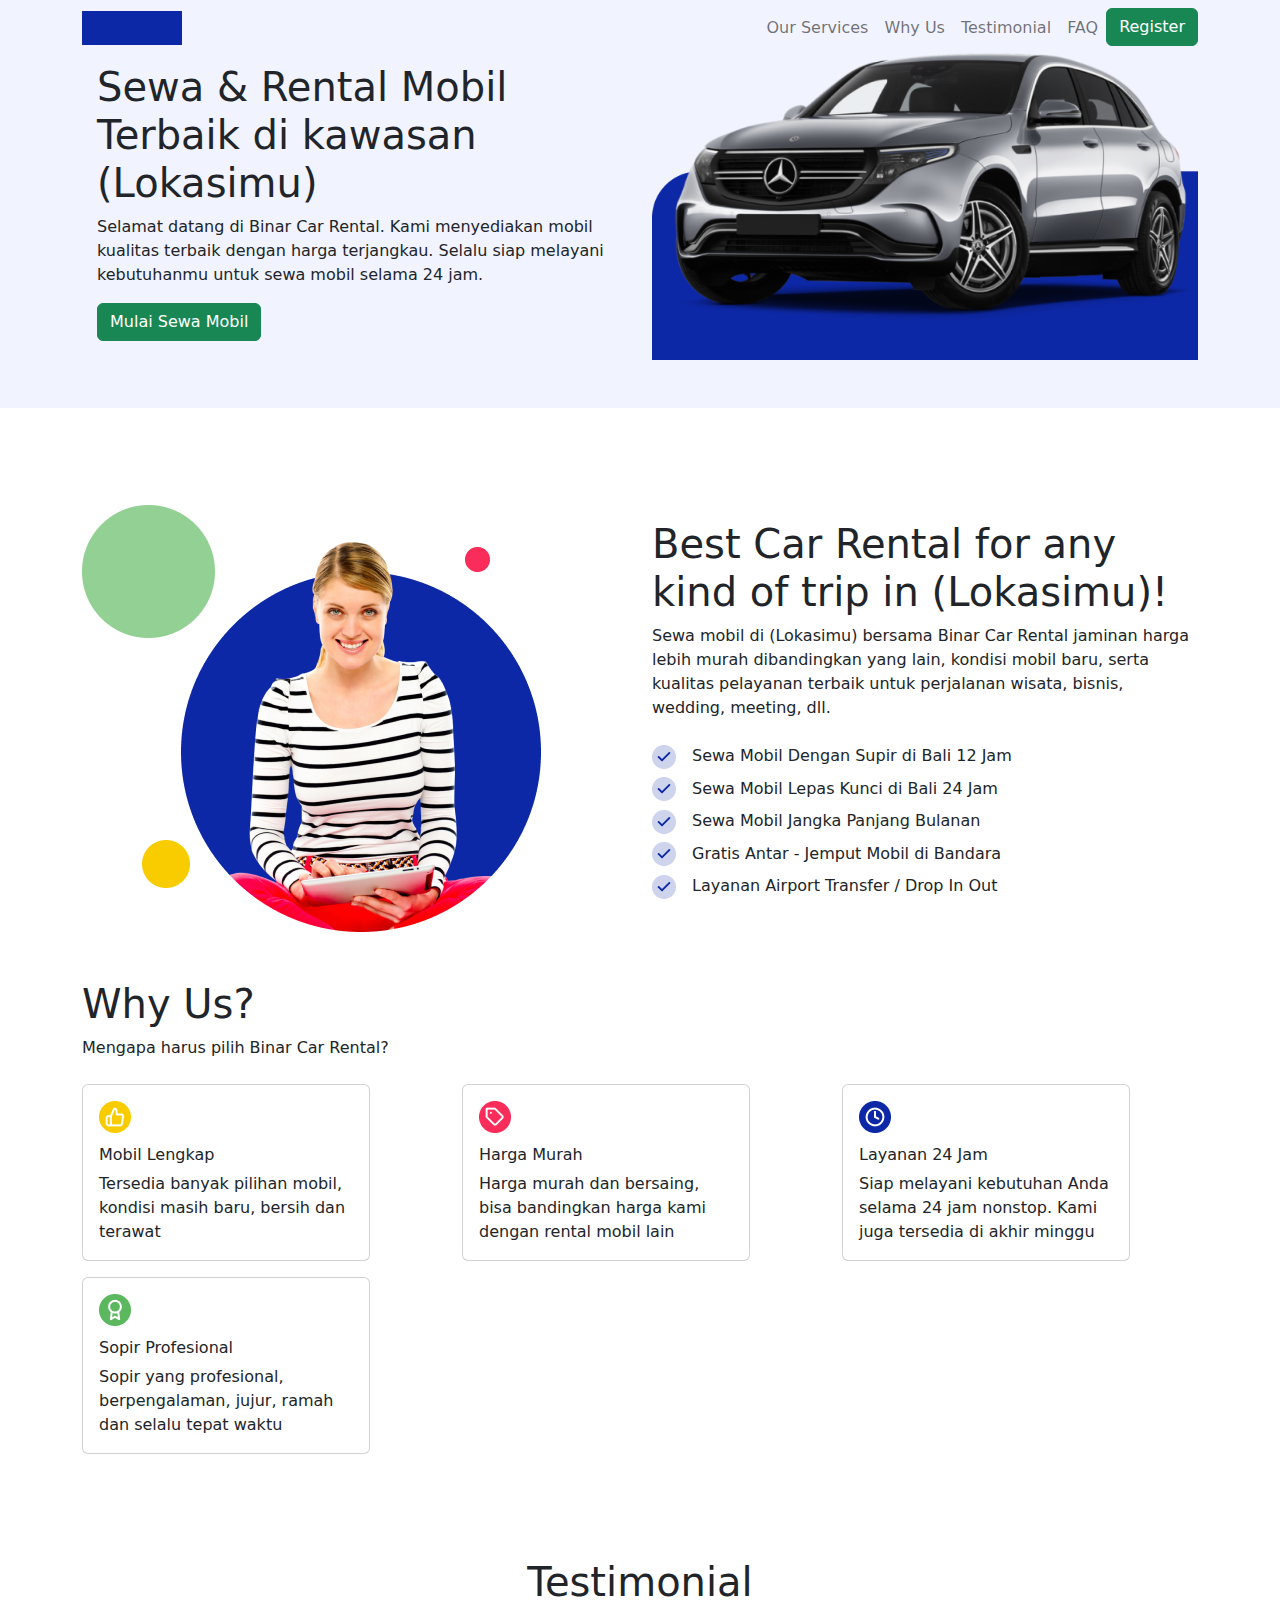
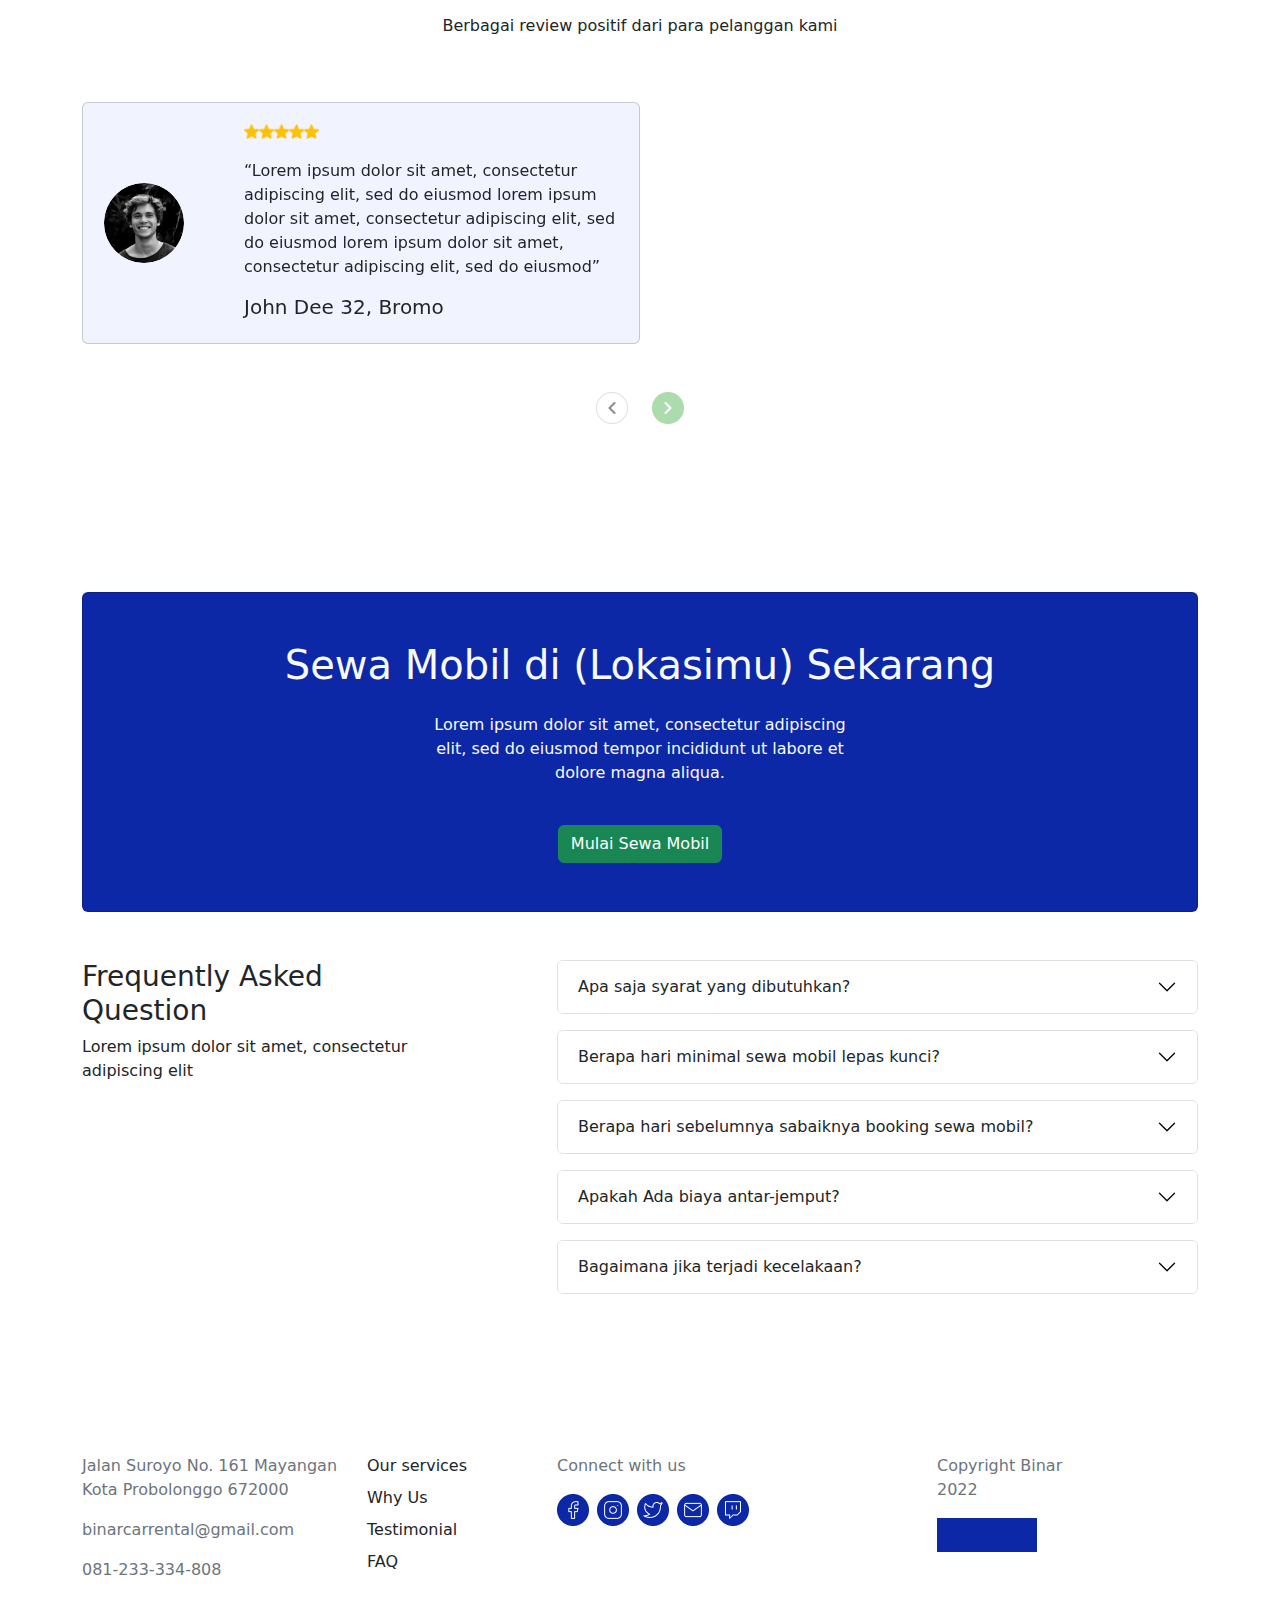
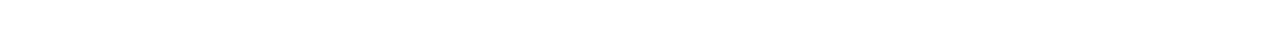
<file: challenge02/index.html>
<!DOCTYPE html>
<html lang="en">

<head>
    <meta charset="UTF-8">
    <meta http-equiv="X-UA-Compatible" content="IE=edge">
    <meta name="viewport" content="width=device-width, initial-scale=1.0">
    <title>Landing Page : Binar Car Rental</title>
    <!-- Bootstrap -->
    <link href="assets/css/bootstrap.css" rel="stylesheet">

</head>

<body>

    <header>
        <header class="">
            <nav class="navbar navbar-expand-lg bg-light bg-opacity-10">
                <div class="container">
                    <a href="#" class="logo me-auto mb-2 mb-lg-0"><img src="assets/img/logo.png" alt=""
                            class="img-fluid"></a>
                    <button class="navbar-toggler" type="button" data-bs-toggle="collapse"
                        data-bs-target="#navbarSupportedContent" aria-controls="navbarSupportedContent"
                        aria-expanded="false" aria-label="Toggle navigation">
                        <span class="navbar-toggler-icon"></span>
                    </button>
                    <div class="collapse navbar-collapse" id="navbarSupportedContent">
                        <ul class="navbar-nav ms-auto mb-2 mb-lg-0">
                            <li class="nav-item">
                                <a class="nav-link scrollto" href="#OurServices">Our
                                    Services</a>
                            </li>
                            <li class="nav-item">
                                <a class="nav-link scrollto" href="#WhyUs">Why Us</a>
                            </li>
                            <li class="nav-item">
                                <a class="nav-link scrollto" href="#Testimonial">Testimonial</a>
                            </li>
                            <li class="nav-item">
                                <a class="nav-link scrollto" href="#FAQ">FAQ</a>
                            </li>
                            </li>
                            <li class="nav-item">
                                <a class="btn btn-success" href="#register.html">Register</a>
                            </li>
                        </ul>
                    </div>
                </div>
            </nav>
        </header>

        <!-- Hero Section -->
        <section id="hero" style="background: #F1F3FF;">
            <div class="container py-5">
                <div class="row">
                    <div class="col-md-6 align-self-center">
                        <div class="texthero">
                        <h1>Sewa & Rental Mobil Terbaik di kawasan (Lokasimu)</h1>
                        <p>Selamat datang di Binar Car Rental. Kami menyediakan mobil kualitas terbaik dengan harga
                            terjangkau.
                            Selalu siap melayani kebutuhanmu untuk sewa mobil selama 24 jam.</p>
                        <a class="btn btn-success">Mulai Sewa Mobil</a>
                    </div>
                    </div>
                    <div class="col-md-6">
                        <img src="./assets/img/img_car.png" class="img-fluid">
                    </div>
                </div>
        </section>

        <!-- OurServices Section -->
        <section id="OurServices">
            <div class="container mt-5">
                <div class="row">
                    <div class="col-md-6 mt-5">
                        <img src="./assets/img/img_service.png" class="img-fluid">
                    </div>
                    <div class="col-md-6 mt-5 align-self-center">
                        <h1>Best Car Rental for any kind of trip in (Lokasimu)!</h1>
                        <p>Sewa mobil di (Lokasimu) bersama Binar Car Rental jaminan harga lebih murah dibandingkan yang
                            lain, kondisi mobil baru, serta kualitas pelayanan terbaik untuk perjalanan wisata, bisnis,
                            wedding, meeting, dll.</p>
                        <div class="row">
                            <ul class="list-unstyled">
                                <li class="mt-2"><img class="me-3" src="assets/img/Checklist.png" alt="">Sewa Mobil
                                    Dengan Supir di Bali 12 Jam</li>
                                <li class="mt-2"><img class="me-3" src="assets/img/Checklist.png" alt="">Sewa Mobil
                                    Lepas Kunci di Bali 24 Jam</li>
                                <li class="mt-2"><img class="me-3" src="assets/img/Checklist.png" alt="">Sewa Mobil
                                    Jangka Panjang Bulanan</li>
                                <li class="mt-2"><img class="me-3" src="assets/img/Checklist.png" alt="">Gratis Antar -
                                    Jemput Mobil di Bandara</li>
                                <li class="mt-2"><img class="me-3" src="assets/img/Checklist.png" alt="">Layanan Airport
                                    Transfer / Drop In Out</li>
                            </ul>
                        </div>
                    </div>
                </div>
        </section>

        <!-- WhyUs Section -->
        <section id="WhyUs">
            <div class="container-fluid align-self-center py-5">
                <div class="container ">
                    <h1>Why Us?</h1>
                    <p>Mengapa harus pilih Binar Car Rental?</p>
                    <div class="row mt-3">
                        <div class="col py-2">
                            <div class="card" style="width: 18rem;">
                                <div class="card-body">
                                    <h5 class="card-title mb-3"><img src="./assets/img/icon_complete.png" alt=""></h5>
                                    <h6 class="card-subtitle mb-2">Mobil Lengkap</h6>
                                    <p class="card-text">Tersedia banyak pilihan mobil, kondisi masih baru, bersih dan
                                        terawat</p>
                                </div>
                            </div>
                        </div>
                        <div class="col py-2">
                            <div class="card" style="width: 18rem;">
                                <div class="card-body">
                                    <h5 class="card-title mb-3"><img src="./assets/img/icon_price.png" alt=""></h5>
                                    <h6 class="card-subtitle mb-2">Harga Murah</h6>
                                    <p class="card-text">Harga murah dan bersaing, bisa bandingkan harga kami dengan
                                        rental mobil lain</p>
                                </div>
                            </div>
                        </div>
                        <div class="col py-2">
                            <div class="card" style="width: 18rem;">
                                <div class="card-body">
                                    <h5 class="card-title mb-3"><img src="./assets/img/icon_24hrs.png" alt=""></h5>
                                    <h6 class="card-subtitle mb-2">Layanan 24 Jam</h6>
                                    <p class="card-text">Siap melayani kebutuhan Anda selama 24 jam nonstop. Kami juga
                                        tersedia di akhir minggu</p>
                                </div>
                            </div>
                        </div>
                        <div class="col py-2">
                            <div class="card" style="width: 18rem;">
                                <div class="card-body">
                                    <h5 class="card-title mb-3"><img src="./assets/img/icon_professional.png" alt="">
                                    </h5>
                                    <h6 class="card-subtitle mb-2">Sopir Profesional</h6>
                                    <p class="card-text">Sopir yang profesional, berpengalaman, jujur, ramah dan selalu
                                        tepat waktu</p>
                                </div>
                            </div>
                        </div>
                    </div>
                </div>
            </div>
        </section>

        <!-- Testimonial Section -->
        <section id="Testimonial">
            <div class="container py-5 text-center">
                <div class="container">
                    <h1>Testimonial</h1>
                    <p>Berbagai review positif dari para pelanggan kami</p>
                </div>
                <div class="py-5">
                    <div id="carouselExampleInterval" class="carousel slide" data-bs-ride="carousel">
                        <div class="carousel-inner">
                            <div class="carousel-item active" data-bs-interval="3000">
                                <div class="text-center">
                                    <div class="col-lg-6 card" style="background: #F1F3FF;">
                                        <div class="row align-items-center">
                                            <div class="col-md-3">
                                                <div class="card-body">
                                                    <img class="rounded-circle shadow-1-strong"
                                                        src="assets/img/img_photo-2.png" alt="avatar" />
                                                </div>
                                            </div>
                                            <div class="col">
                                                <div class="card-body">
                                                    <ul class="list-unstyled d-flex">
                                                        <li><img src="./assets/img/icon_star.png" alt="" width="15">
                                                        </li>
                                                        <li><img src="./assets/img/icon_star.png" alt="" width="15">
                                                        </li>
                                                        <li><img src="./assets/img/icon_star.png" alt="" width="15">
                                                        </li>
                                                        <li><img src="./assets/img/icon_star.png" alt="" width="15">
                                                        </li>
                                                        <li><img src="./assets/img/icon_star.png" alt="" width="15">
                                                        </li>
                                                    </ul>
                                                    <p class="fs-6 text-start">“Lorem ipsum dolor sit amet, consectetur
                                                        adipiscing elit, sed do
                                                        eiusmod
                                                        lorem ipsum dolor sit amet, consectetur adipiscing elit, sed do
                                                        eiusmod lorem ipsum
                                                        dolor sit amet, consectetur adipiscing elit, sed do eiusmod”</p>
                                                    <h5 class="text-start">John Dee 32, Bromo</h5>
                                                </div>
                                            </div>
                                        </div>
                                    </div>
                                </div>

                            </div>
                            <div class="carousel-item" data-bs-interval="2000">
                                <div class="container text-center">
                                    <div class="col-lg-6 card" style="background: #F1F3FF;">
                                        <div class="row align-items-center">
                                            <div class="col-md-3">
                                                <div class="card-body">
                                                    <img class="rounded-circle shadow-1-strong"
                                                        src="assets/img/img_photo-1.png" alt="avatar" />
                                                </div>
                                            </div>
                                            <div class="col">
                                                <div class="card-body">
                                                    <ul class="list-unstyled d-flex">
                                                        <li><img src="./assets/img/icon_star.png" alt="" width="15">
                                                        </li>
                                                        <li><img src="./assets/img/icon_star.png" alt="" width="15">
                                                        </li>
                                                        <li><img src="./assets/img/icon_star.png" alt="" width="15">
                                                        </li>
                                                        <li><img src="./assets/img/icon_star.png" alt="" width="15">
                                                        </li>
                                                        <li><img src="./assets/img/icon_star.png" alt="" width="15">
                                                        </li>
                                                    </ul>
                                                    <p class="fs-6 text-start">“Lorem ipsum dolor sit amet, consectetur
                                                        adipiscing elit, sed do
                                                        eiusmod
                                                        lorem ipsum dolor sit amet, consectetur adipiscing elit, sed do
                                                        eiusmod lorem ipsum
                                                        dolor sit amet, consectetur adipiscing elit, sed do eiusmod”</p>
                                                    <h5 class="text-start">John Dee 32, Bromo</h5>
                                                </div>
                                            </div>
                                        </div>
                                    </div>
                                </div>
                            </div>
                            <div class="carousel-item" data-bs-interval="3000">
                                <div class="container text-center">
                                    <div class="col-lg-6 card" style="background: #F1F3FF;">
                                        <div class="row align-items-center">
                                            <div class="col-md-3">
                                                <div class="card-body">
                                                    <img class="rounded-circle shadow-1-strong"
                                                        src="assets/img/img_photo-2.png" alt="avatar" />
                                                </div>
                                            </div>
                                            <div class="col">
                                                <div class="card-body">
                                                    <ul class="list-unstyled d-flex">
                                                        <li><img src="./assets/img/icon_star.png" alt="" width="15">
                                                        </li>
                                                        <li><img src="./assets/img/icon_star.png" alt="" width="15">
                                                        </li>
                                                        <li><img src="./assets/img/icon_star.png" alt="" width="15">
                                                        </li>
                                                        <li><img src="./assets/img/icon_star.png" alt="" width="15">
                                                        </li>
                                                        <li><img src="./assets/img/icon_star.png" alt="" width="15">
                                                        </li>
                                                    </ul>
                                                    <p class="fs-6 text-start">“Lorem ipsum dolor sit amet, consectetur
                                                        adipiscing elit, sed do
                                                        eiusmod
                                                        lorem ipsum dolor sit amet, consectetur adipiscing elit, sed do
                                                        eiusmod lorem ipsum
                                                        dolor sit amet, consectetur adipiscing elit, sed do eiusmod”</p>
                                                    <h5 class="text-start">John Dee 32, Bromo</h5>
                                                </div>
                                            </div>
                                        </div>
                                    </div>
                                </div>
                            </div>
                        </div>
                        <!-- Controls -->
                        <div class="d-flex justify-content-center mt-4">
                            <button class="carousel-control-prev position-relative my-4" type="button"
                                data-bs-target="#carouselExampleInterval" data-bs-slide="prev">
                                <span aria-hidden="true"><img src="assets/img/Left button.png" alt=""></span>
                                <span class="visually-hidden">Previous</span>
                            </button>
                            <button class="carousel-control-next position-relative" type="button"
                                data-bs-target="#carouselExampleInterval" data-bs-slide="next">
                                <span aria-hidden="true"><img src="assets/img/Right button.png" alt=""></span>
                                <span class="visually-hidden">Next</span>
                            </button>
                        </div>
                    </div>
                </div>
            </div>
        </section>

        <!-- Banner Section -->
        <section id="Banner mt-5 mb-5">
            <div class="container mt-5">
                <div class="card text-center" style="background: #0D28A6;">
                    <div class="col-sm-9 container">
                        <h1 class="mt-5 text-light">Sewa Mobil di (Lokasimu) Sekarang</h1>
                    </div>
                    <div class="col-sm-5 container">
                        <p class="mt-3 text-light">Lorem ipsum dolor sit amet, consectetur adipiscing elit, sed do
                            eiusmod tempor incididunt ut labore et dolore magna aliqua.</p>
                    </div>
                    <div class="container mb-5 mt-4">
                        <a class="btn btn-success">Mulai Sewa Mobil</a>
                    </div>
                </div>
            </div>
        </section>

        <!-- FAQ Section -->
        <section id="FAQ">
            <div class="container mb-5 py-5">
                <div class="row">
                    <div class="col-sm-4 align-baseline">
                        <h3>Frequently Asked Question</h3>
                        <p>Lorem ipsum dolor sit amet, consectetur adipiscing elit</p>
                    </div>
                    <div class="col-sm-7 ms-auto">
                        <div class="accordion" id="accordionPanelsStayOpenExample">
                            <div class="col mb-3">
                                <div class="accordion-item">
                                    <h2 class="accordion-header" id="panelsStayOpen-headingOne">
                                        <button class="accordion-button collapsed" type="button"
                                            data-bs-toggle="collapse" data-bs-target="#panelsStayOpen-collapseOne"
                                            aria-expanded="false" aria-controls="panelsStayOpen-collapseOne">
                                            Apa saja syarat yang dibutuhkan?
                                        </button>
                                    </h2>
                                    <div id="panelsStayOpen-collapseOne" class="accordion-collapse collapse"
                                        aria-labelledby="panelsStayOpen-headingOne">
                                        <div class="accordion-body">
                                            <strong>This is the first item's accordion body.</strong> It is shown by
                                            default, until the collapse plugin adds the appropriate classes that we use
                                            to
                                            style each element. These classes control the overall appearance, as well as
                                            the
                                            showing and hiding via CSS transitions. You can modify any of this with
                                            custom
                                            CSS or overriding our default variables. It's also worth noting that just
                                            about
                                            any HTML can go within the <code>.accordion-body</code>, though the
                                            transition
                                            does limit overflow.
                                        </div>
                                    </div>
                                </div>
                            </div>

                            <div class="col mt-3 mb-3">
                                <div class="accordion-item">
                                    <h2 class="accordion-header" id="panelsStayOpen-headingTwo">
                                        <button class="accordion-button collapsed" type="button"
                                            data-bs-toggle="collapse" data-bs-target="#panelsStayOpen-collapseTwo"
                                            aria-expanded="false" aria-controls="panelsStayOpen-collapseTwo">
                                            Berapa hari minimal sewa mobil lepas kunci?
                                        </button>
                                    </h2>
                                    <div id="panelsStayOpen-collapseTwo" class="accordion-collapse collapse"
                                        aria-labelledby="panelsStayOpen-headingTwo">
                                        <div class="accordion-body">
                                            <strong>This is the second item's accordion body.</strong> It is hidden by
                                            default, until the collapse plugin adds the appropriate classes that we use
                                            to
                                            style each element. These classes control the overall appearance, as well as
                                            the
                                            showing and hiding via CSS transitions. You can modify any of this with
                                            custom
                                            CSS or overriding our default variables. It's also worth noting that just
                                            about
                                            any HTML can go within the <code>.accordion-body</code>, though the
                                            transition
                                            does limit overflow.
                                        </div>
                                    </div>
                                </div>
                            </div>

                            <div class="col mt-3 mb-3">
                                <div class="accordion-item">
                                    <h2 class="accordion-header" id="panelsStayOpen-headingThree">
                                        <button class="accordion-button collapsed" type="button"
                                            data-bs-toggle="collapse" data-bs-target="#panelsStayOpen-collapseThree"
                                            aria-expanded="false" aria-controls="panelsStayOpen-collapseThree">
                                            Berapa hari sebelumnya sabaiknya booking sewa mobil?
                                        </button>
                                    </h2>
                                    <div id="panelsStayOpen-collapseThree" class="accordion-collapse collapse"
                                        aria-labelledby="panelsStayOpen-headingThree">
                                        <div class="accordion-body">
                                            <strong>This is the third item's accordion body.</strong> It is hidden by
                                            default, until the collapse plugin adds the appropriate classes that we use
                                            to
                                            style each element. These classes control the overall appearance, as well as
                                            the
                                            showing and hiding via CSS transitions. You can modify any of this with
                                            custom
                                            CSS or overriding our default variables. It's also worth noting that just
                                            about
                                            any HTML can go within the <code>.accordion-body</code>, though the
                                            transition
                                            does limit overflow.
                                        </div>
                                    </div>
                                </div>
                            </div>

                            <div class="col mt-3 mb-3">
                                <div class="accordion-item">
                                    <h2 class="accordion-header" id="panelsStayOpen-headingFour">
                                        <button class="accordion-button collapsed" type="button"
                                            data-bs-toggle="collapse" data-bs-target="#panelsStayOpen-headingFour"
                                            aria-expanded="false" aria-controls="panelsStayOpen-headingFour">
                                            Apakah Ada biaya antar-jemput?
                                        </button>
                                    </h2>
                                    <div id="panelsStayOpen-headingFour" class="accordion-collapse collapse"
                                        aria-labelledby="panelsStayOpen-headingFour">
                                        <div class="accordion-body">
                                            <strong>This is the fourth item's accordion body.</strong> It is hidden by
                                            default, until the collapse plugin adds the appropriate classes that we use
                                            to
                                            style each element. These classes control the overall appearance, as well as
                                            the
                                            showing and hiding via CSS transitions. You can modify any of this with
                                            custom
                                            CSS or overriding our default variables. It's also worth noting that just
                                            about
                                            any HTML can go within the <code>.accordion-body</code>, though the
                                            transition
                                            does limit overflow.
                                        </div>
                                    </div>
                                </div>
                            </div>

                            <div class="col mt-3 mb-3">
                                <div class="accordion-item">
                                    <h2 class="accordion-header" id="panelsStayOpen-headingFive">
                                        <button class="accordion-button collapsed" type="button"
                                            data-bs-toggle="collapse" data-bs-target="#panelsStayOpen-headingFive"
                                            aria-expanded="false" aria-controls="panelsStayOpen-headingFive">
                                            Bagaimana jika terjadi kecelakaan?
                                        </button>
                                    </h2>
                                    <div id="panelsStayOpen-headingFive" class="accordion-collapse collapse"
                                        aria-labelledby="panelsStayOpen-headingFive">
                                        <div class="accordion-body">
                                            <strong>This is the fifth item's accordion body.</strong> It is hidden by
                                            default, until the collapse plugin adds the appropriate classes that we use
                                            to
                                            style each element. These classes control the overall appearance, as well as
                                            the
                                            showing and hiding via CSS transitions. You can modify any of this with
                                            custom
                                            CSS or overriding our default variables. It's also worth noting that just
                                            about
                                            any HTML can go within the <code>.accordion-body</code>, though the
                                            transition
                                            does limit overflow.
                                        </div>
                                    </div>
                                </div>
                            </div>

                        </div>
                    </div>
                </div>
            </div>
        </section>

        <!-- Footer -->
        <footer class="py-5">
            <div class="container">
                <div class="row text-muted">
                    <div class="col-md-3">
                        <p>Jalan Suroyo No. 161 Mayangan Kota Probolonggo 672000</p>
                        <p>binarcarrental@gmail.com</p>
                        <p>081-233-334-808</p>
                    </div>
                    <div class="col-md-2">
                        <ul class="nav flex-column">
                            <li class="nav-item mb-2"><a href="#" class="nav-link p-0 text-dark">Our services</a></li>
                            <li class="nav-item mb-2"><a href="#" class="nav-link p-0 text-dark">Why Us</a></li>
                            <li class="nav-item mb-2"><a href="#" class="nav-link p-0 text-dark">Testimonial</a></li>
                            <li class="nav-item mb-2"><a href="#" class="nav-link p-0 text-dark">FAQ</a></li>
                        </ul>
                    </div>
                    <div class="col-md-4 pe-0">
                        <p>Connect with us</p>
                        <ul class="nav justify-content-start mb-3">
                            <li class="nav-item me-2"><img src="assets/img/icon_facebook.png" alt="">
                            <li class="nav-item me-2"><img src="assets/img/icon_instagram.png" alt="">
                            <li class="nav-item me-2"><img src="assets/img/icon_twitter.png" alt="">
                            <li class="nav-item me-2"><img src="assets/img/icon_mail.png" alt="">
                            <li class="nav-item me-2"><img src="assets/img/icon_twitch.png" alt="">
                        </ul>
                    </div>
                    <div class="col-md-2">
                        <p>Copyright Binar 2022</p>
                        <a href="#" class="logo me-auto mb-2 mb-lg-0"><img src="assets/img/logo.png" alt=""
                                class="img-fluid"></a>
                    </div>
                </div>
            </div>
            </div>
        </footer>

        <script src="assets/js/bootstrap.js"></script>
        <script src="https://cdn.jsdelivr.net/npm/@popperjs/core@2.11.6/dist/umd/popper.min.js"
            integrity="sha384-oBqDVmMz9ATKxIep9tiCxS/Z9fNfEXiDAYTujMAeBAsjFuCZSmKbSSUnQlmh/jp3"
            crossorigin="anonymous"></script>
        <script src="https://cdn.jsdelivr.net/npm/bootstrap@5.2.1/dist/js/bootstrap.min.js"
            integrity="sha384-7VPbUDkoPSGFnVtYi0QogXtr74QeVeeIs99Qfg5YCF+TidwNdjvaKZX19NZ/e6oz"
            crossorigin="anonymous"></script>

</body>

</html>
</file>
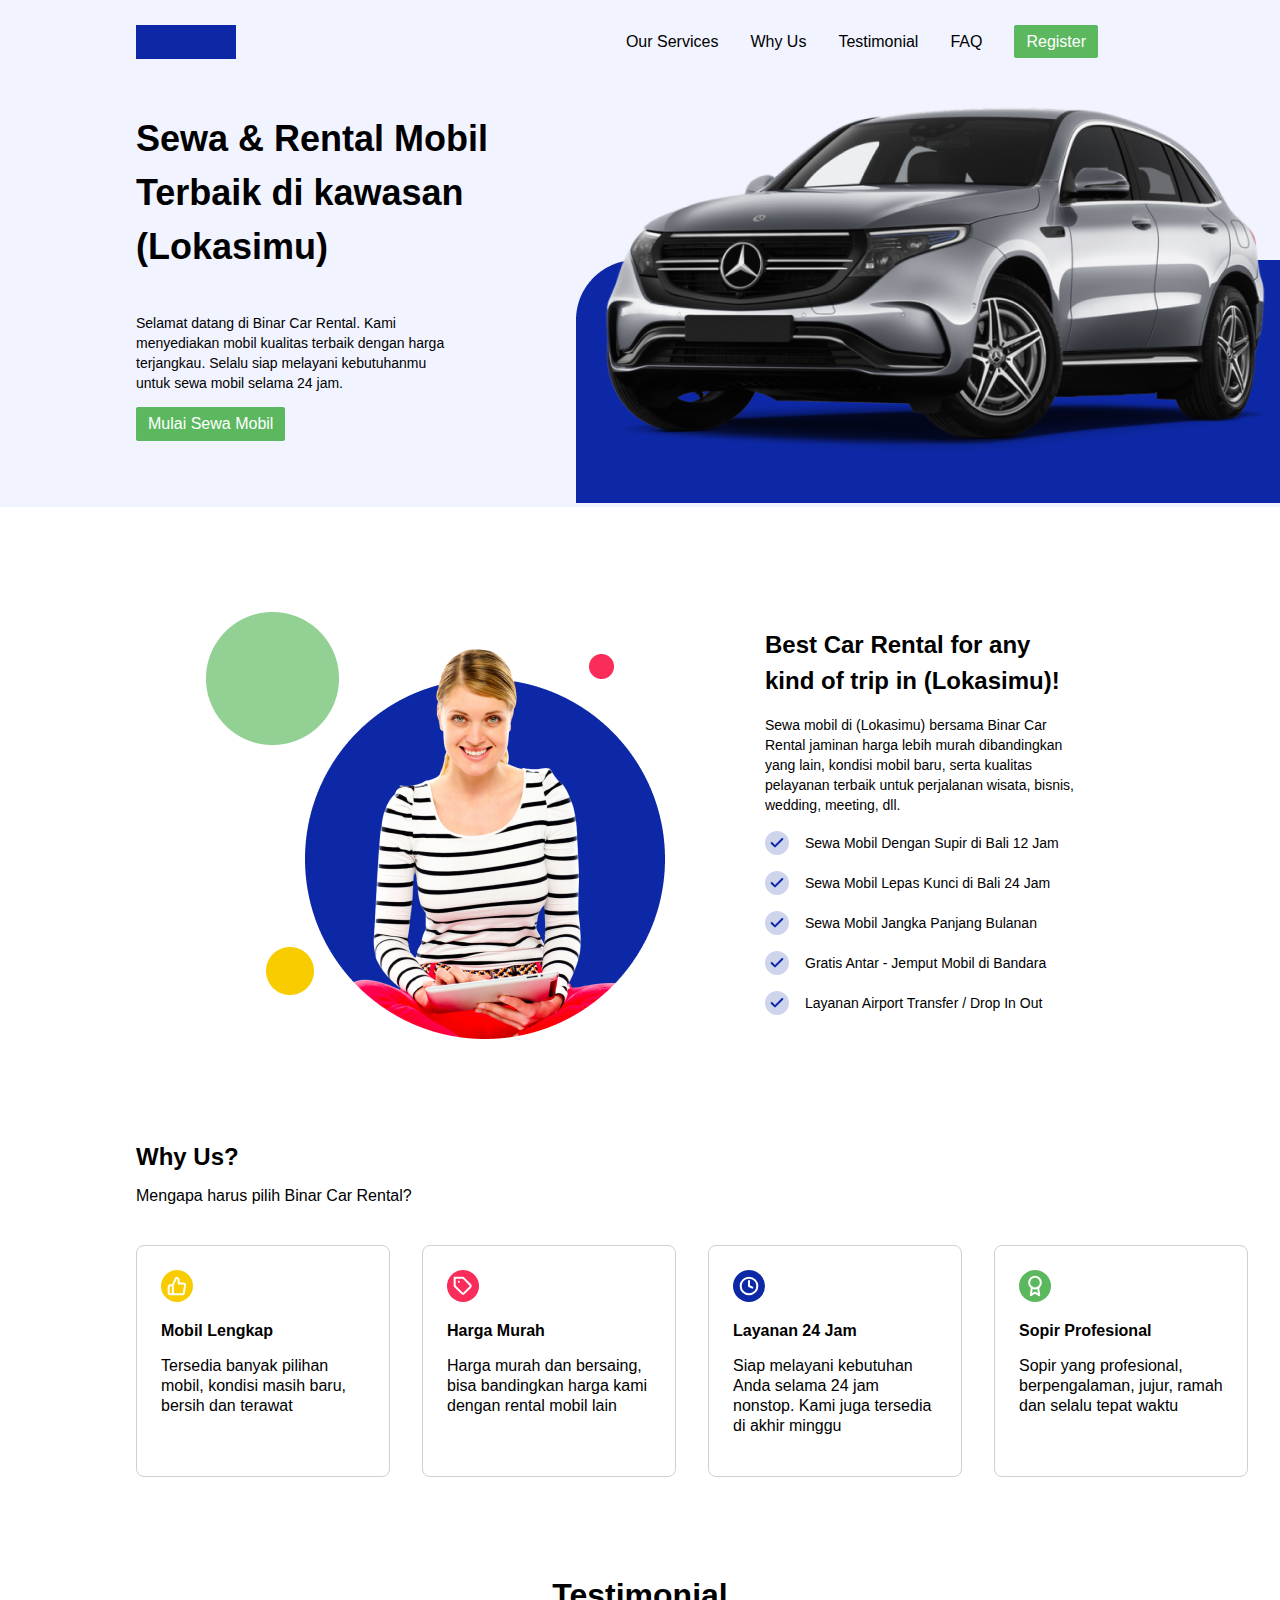
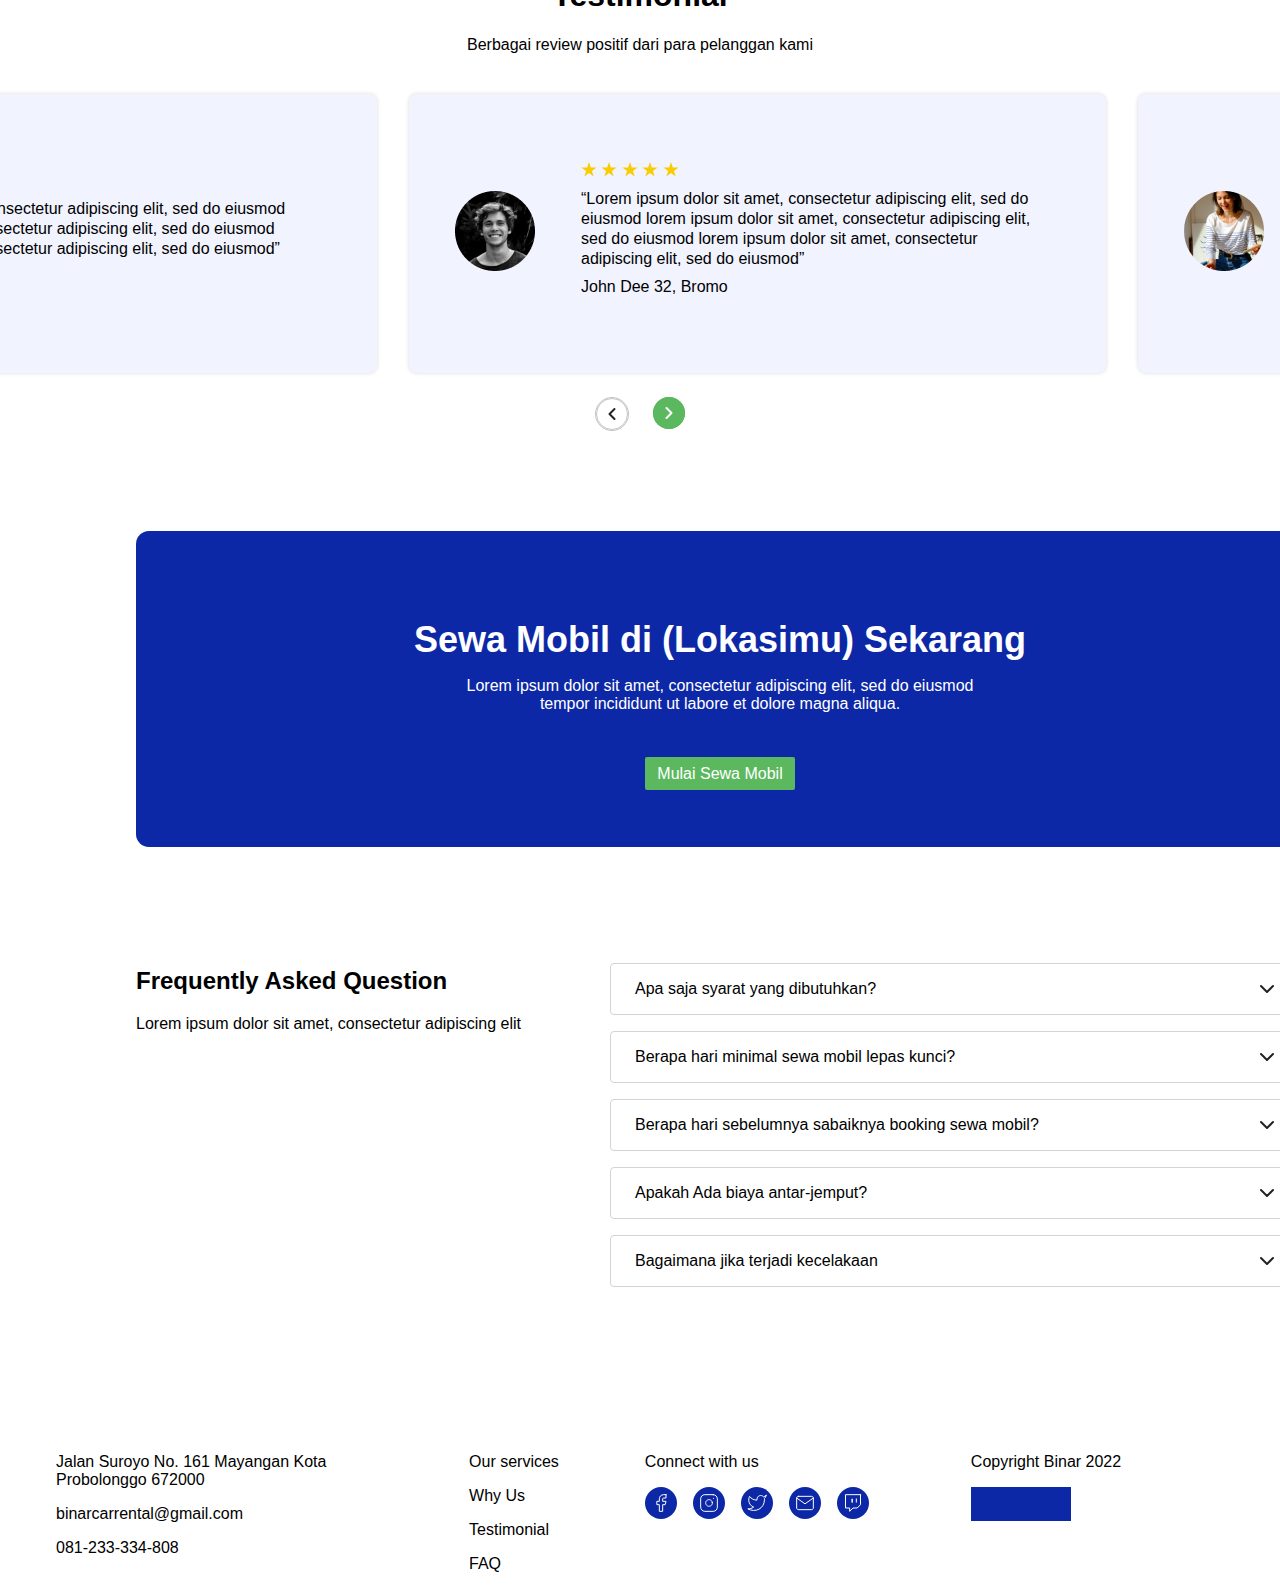
<file: challenge2/index.html>
<!DOCTYPE html>
<html lang="en">
  <head>
    <meta charset="UTF-8" />
    <meta http-equiv="X-UA-Compatible" content="IE=edge" />
    <meta name="viewport" content="width=device-width, initial-scale=1.0" />
    <title>Landing Page</title>
    <link rel="stylesheet" href="assets/styles/style.css" />
  </head>
  <body>
    <header>
      <nav class="navigation-bar">
        <img src="assets/images/logo.png" alt="Logo" class="logo"/>
        <ul>
          <li><a href="#">Our Services</a></li>
          <li><a href="#">Why Us</a></li>
          <li><a href="#">Testimonial</a></li>
          <li><a href="#">FAQ</a></li>
          <li><a href="#">Register</a></li>
        </ul>
        <img src="assets/images/fi_menu.svg" alt="icon-menu" class="icon-menu">
      </nav>
      <section class="hero">
        <div class="hero-text">
          <h1>Sewa & Rental Mobil Terbaik di kawasan (Lokasimu)</h1>
          <p>
            Selamat datang di Binar Car Rental. Kami menyediakan mobil kualitas
            terbaik dengan harga terjangkau. Selalu siap melayani kebutuhanmu
            untuk sewa mobil selama 24 jam.
          </p>
          <a href="#">
            <!-- <button>Mulai Sewa Mobil</button> -->
            Mulai Sewa Mobil
          </a>
        </div>
        <div class="hero-img">
          <img src="assets/images/img_car.png" alt="Hero Image" />
        </div>
      </section>
    </header>

    <section class="services" id="services">
      <div class="services-img">
        <img src="assets/images/img_service.png" alt="Hero Services" />
      </div>
      <div class="services-text">
        <h1>Best Car Rental for any kind of trip in (Lokasimu)!</h1>
        <p>
          Sewa mobil di (Lokasimu) bersama Binar Car Rental jaminan harga lebih
          murah dibandingkan yang lain, kondisi mobil baru, serta kualitas
          pelayanan terbaik untuk perjalanan wisata, bisnis, wedding, meeting,
          dll.
        </p>
        <div>
          <img src="assets/images/img_checklist.svg" alt="Icon Checklist" />
          <p>Sewa Mobil Dengan Supir di Bali 12 Jam</p>
        </div>
        <div>
          <img src="assets/images/img_checklist.svg" alt="Icon Checklist" />
          <p>Sewa Mobil Lepas Kunci di Bali 24 Jam</p>
        </div>
        <div>
          <img src="assets/images/img_checklist.svg" alt="Icon Checklist" />
          <p>Sewa Mobil Jangka Panjang Bulanan</p>
        </div>
        <div>
          <img src="assets/images/img_checklist.svg" alt="Icon Checklist" />
          <p>Gratis Antar - Jemput Mobil di Bandara</p>
        </div>
        <div>
          <img src="assets/images/img_checklist.svg" alt="Icon Checklist" />
          <p>Layanan Airport Transfer / Drop In Out</p>
        </div>
      </div>
    </section>

    <section class="benefit" id="benefit">
      <h1>Why Us?</h1>
      <p>Mengapa harus pilih Binar Car Rental?</p>
      <div class="wrapper-card">
        <div class="card">
          <img src="assets/images/icon_complete.svg" alt="Icon Card" />
          <h1>Mobil Lengkap</h1>
          <p>
            Tersedia banyak pilihan mobil, kondisi masih baru, bersih dan
            terawat
          </p>
        </div>
        <div class="card">
          <img src="assets/images/icon_price.svg" alt="Icon Card" />
          <h1>Harga Murah</h1>
          <p>
            Harga murah dan bersaing, bisa bandingkan harga kami dengan rental
            mobil lain
          </p>
        </div>
        <div class="card">
          <img src="assets/images/icon_24hrs.svg" alt="Icon Card" />
          <h1>Layanan 24 Jam</h1>
          <p>
            Siap melayani kebutuhan Anda selama 24 jam nonstop. Kami juga
            tersedia di akhir minggu
          </p>
        </div>
        <div class="card">
          <img src="assets/images/icon_professional.svg" alt="Icon Card" />
          <h1>Sopir Profesional</h1>
          <p>
            Sopir yang profesional, berpengalaman, jujur, ramah dan selalu tepat
            waktu
          </p>
        </div>
      </div>
    </section>

    <section class="testimony" id="testimony">
      <h1>Testimonial</h1>
      <p>Berbagai review positif dari para pelanggan kami</p>
      <div class="wrapper-slide">
        <div class="slide">
          <div class="slide-image">
            <img src="assets/images/img_photo_1.png" alt="Image People" />
          </div>
          <div class="slide-text">
            <div class="wrap-stars">
              <img src="assets/images/Star 1.svg" alt="Image Star" />
              <img src="assets/images/Star 1.svg" alt="Image Star" />
              <img src="assets/images/Star 1.svg" alt="Image Star" />
              <img src="assets/images/Star 1.svg" alt="Image Star" />
              <img src="assets/images/Star 1.svg" alt="Image Star" />
            </div>
            <p>
              “Lorem ipsum dolor sit amet, consectetur adipiscing elit, sed do
              eiusmod lorem ipsum dolor sit amet, consectetur adipiscing elit,
              sed do eiusmod lorem ipsum dolor sit amet, consectetur adipiscing
              elit, sed do eiusmod”
            </p>
            <p class="text-name">John Dee 32, Bromo</p>
          </div>
        </div>
        <div class="slide">
          <div class="slide-image">
            <img src="assets/images/img_photo.png" alt="Image People" />
          </div>
          <div class="slide-text">
            <div class="wrap-stars">
              <img src="assets/images/Star 1.svg" alt="Image Star" />
              <img src="assets/images/Star 1.svg" alt="Image Star" />
              <img src="assets/images/Star 1.svg" alt="Image Star" />
              <img src="assets/images/Star 1.svg" alt="Image Star" />
              <img src="assets/images/Star 1.svg" alt="Image Star" />
            </div>
            <p>
              “Lorem ipsum dolor sit amet, consectetur adipiscing elit, sed do
              eiusmod lorem ipsum dolor sit amet, consectetur adipiscing elit,
              sed do eiusmod lorem ipsum dolor sit amet, consectetur adipiscing
              elit, sed do eiusmod”
            </p>
            <p class="text-name">John Dee 32, Bromo</p>
          </div>
        </div>
        <div class="slide">
          <div class="slide-image">
            <img src="assets/images/img_photo_2.png" alt="Image People" />
          </div>
          <div class="slide-text">
            <div class="wrap-stars">
              <img src="assets/images/Star 1.svg" alt="Image Star" />
              <img src="assets/images/Star 1.svg" alt="Image Star" />
              <img src="assets/images/Star 1.svg" alt="Image Star" />
              <img src="assets/images/Star 1.svg" alt="Image Star" />
              <img src="assets/images/Star 1.svg" alt="Image Star" />
            </div>
            <p>
              “Lorem ipsum dolor sit amet, consectetur adipiscing elit, sed do
              eiusmod lorem ipsum dolor sit amet, consectetur adipiscing elit,
              sed do eiusmod lorem ipsum dolor sit amet, consectetur adipiscing
              elit, sed do eiusmod”
            </p>
            <p class="text-name">John Dee 32, Bromo</p>
          </div>
        </div>
      </div>
      <div class="wrap-arrow">
        <div>
          <img src="assets/images/Left button.svg" alt="Icon Arrow Left" />
        </div>
        <div>
          <img src="assets/images/Right button.svg" alt="Icon Arrow Right" />
        </div>
      </div>
    </section>

    <section class="banner">
      <div class="banner-box">
        <h1>Sewa Mobil di (Lokasimu) Sekarang</h1>
        <p>
          Lorem ipsum dolor sit amet, consectetur adipiscing elit, sed do
          eiusmod tempor incididunt ut labore et dolore magna aliqua.
        </p>
        <div class="banner-button">
          <a href="#">Mulai Sewa Mobil</a>
        </div>
      </div>
    </section>

    <section class="faq" id="faq">
      <div class="faq-header">
        <h1>Frequently Asked Question</h1>
        <p>Lorem ipsum dolor sit amet, consectetur adipiscing elit</p>
      </div>
      <div class="faq-list">
        <div class="faq-element">
          <p>Apa saja syarat yang dibutuhkan?</p>
          <img src="assets/images/fi_chevron-down.svg" alt="Img Arrow Down" />
        </div>
        <div class="faq-element">
          <p>Berapa hari minimal sewa mobil lepas kunci?</p>
          <img src="assets/images/fi_chevron-down.svg" alt="Img Arrow Down" />
        </div>
        <div class="faq-element">
          <p>Berapa hari sebelumnya sabaiknya booking sewa mobil?</p>
          <img src="assets/images/fi_chevron-down.svg" alt="Img Arrow Down" />
        </div>
        <div class="faq-element">
          <p>Apakah Ada biaya antar-jemput?</p>
          <img src="assets/images/fi_chevron-down.svg" alt="Img Arrow Down" />
        </div>
        <div class="faq-element">
          <p>Bagaimana jika terjadi kecelakaan</p>
          <img src="assets/images/fi_chevron-down.svg" alt="Img Arrow Down" />
        </div>
      </div>
    </section>

    <section class="footer">
      <div class="contact-us">
        <p>Jalan Suroyo No. 161 Mayangan Kota Probolonggo 672000</p>
        <p>binarcarrental@gmail.com</p>
        <p>081-233-334-808</p>
        <!-- <ul>
          <li>Jalan Suroyo No. 161 Mayangan Kota Probolonggo 672000</li>
          <li>binarcarrental@gmail.com</li>
          <li>081-233-334-808</li>
        </ul> -->
      </div>
      <div class="links">
        <!-- <ul>
          <li><a href="#">Our services</a></li>
          <li><a href="#">Why Us</a></li>
          <li><a href="#">Testimonial</a></li>
          <li><a href="#">FAQ</a></li>
        </ul> -->
        <p><a href="#services">Our services</a></p>
        <p><a href="#benefit">Why Us</a></p>
        <p><a href="#testimony">Testimonial</a></p>
        <p><a href="#faq">FAQ</a></p>
      </div>
      <div class="connect-us">
        <p>Connect with us</p>
        <ul>
          <li>
            <a href=""
              ><img src="assets/images/icon_facebook.svg" alt="Image Icon"
            /></a>
          </li>
          <li>
            <a href=""
              ><img src="assets/images/icon_instagram.svg" alt="Image Icon"
            /></a>
          </li>
          <li>
            <a href=""
              ><img src="assets/images/icon_twitter.svg" alt="Image Icon"
            /></a>
          </li>
          <li>
            <a href=""
              ><img src="assets/images/icon_mail.svg" alt="Image Icon"
            /></a>
          </li>
          <li>
            <a href=""
              ><img src="assets/images/icon_twitch.svg" alt="Image Icon"
            /></a>
          </li>
        </ul>
      </div>
      <div class="copyright">
        <p>Copyright Binar 2022</p>
        <img src="assets/images/logo.png" alt="Logo" />
      </div>
    </section>
  </body>
</html>
</file>
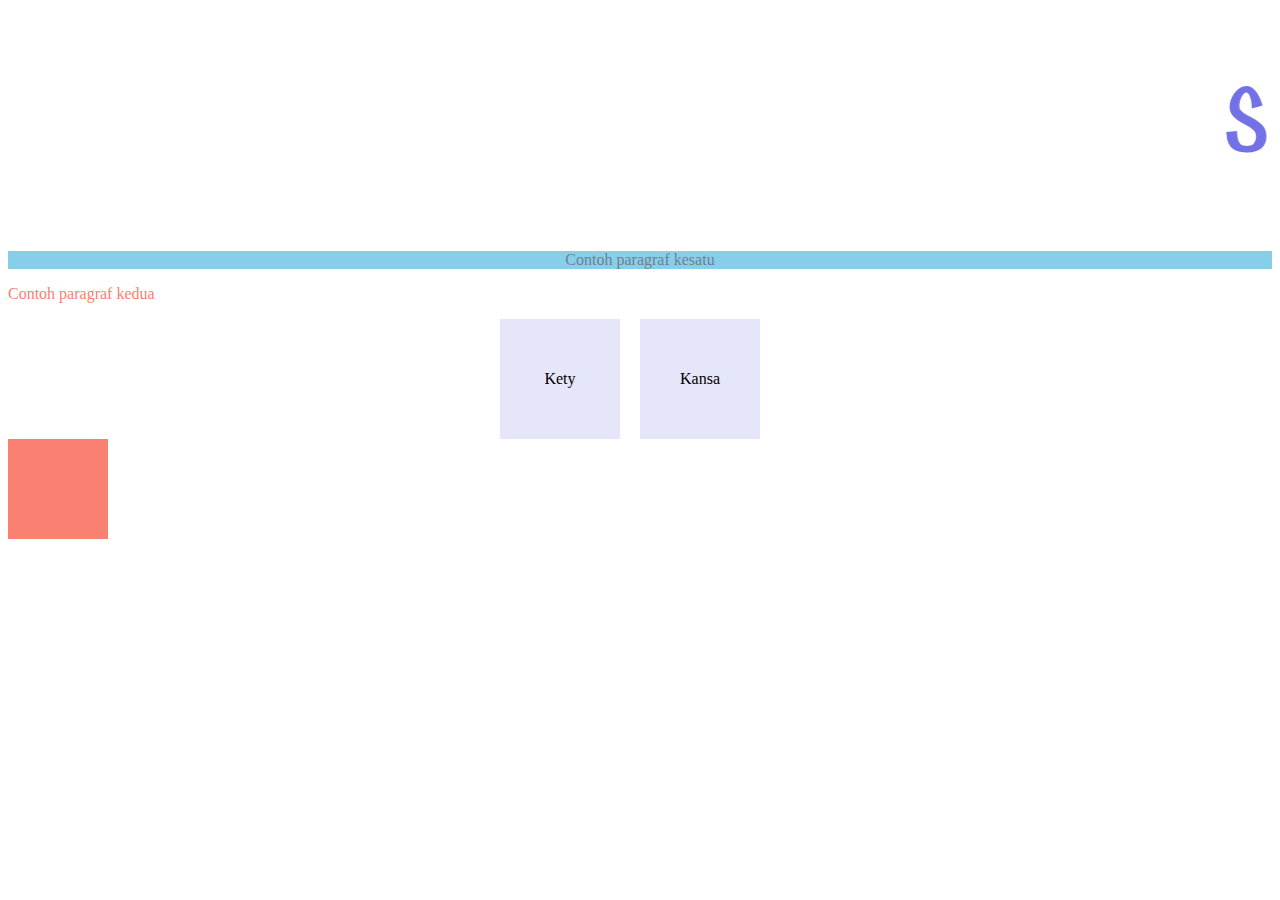
<file: CSS/index.html>
<html>
    <head>
        <title>Halaman Home</title>
        <link rel="stylesheet" href="assets/styles/index.css">
        <!-- <style>
            .paragraf-pertama{
                color: slategray;
            }
            #paragraf-kedua{
                color: salmon;
            }
        </style> -->
    </head>
    <body>
        <marquee> <h1 style="color: rgb(114, 114, 230); font-size: 90px;">Selamat Datang!</h1></marquee>
        <p class="paragraf-pertama" align="center">Contoh paragraf kesatu</p>
        <p id="paragraf-kedua">Contoh paragraf kedua</p>

        <section class="wrapper-card">
            <div class="card">
                <p class="nama1" align="center">Kety</p>
            </div>

            <div class="card">
                <p class="nama2" align="center">Kansa</p>
            </div>
        </section>



        <div Class="Kotak"></div>
    </body>
</html>
</file>
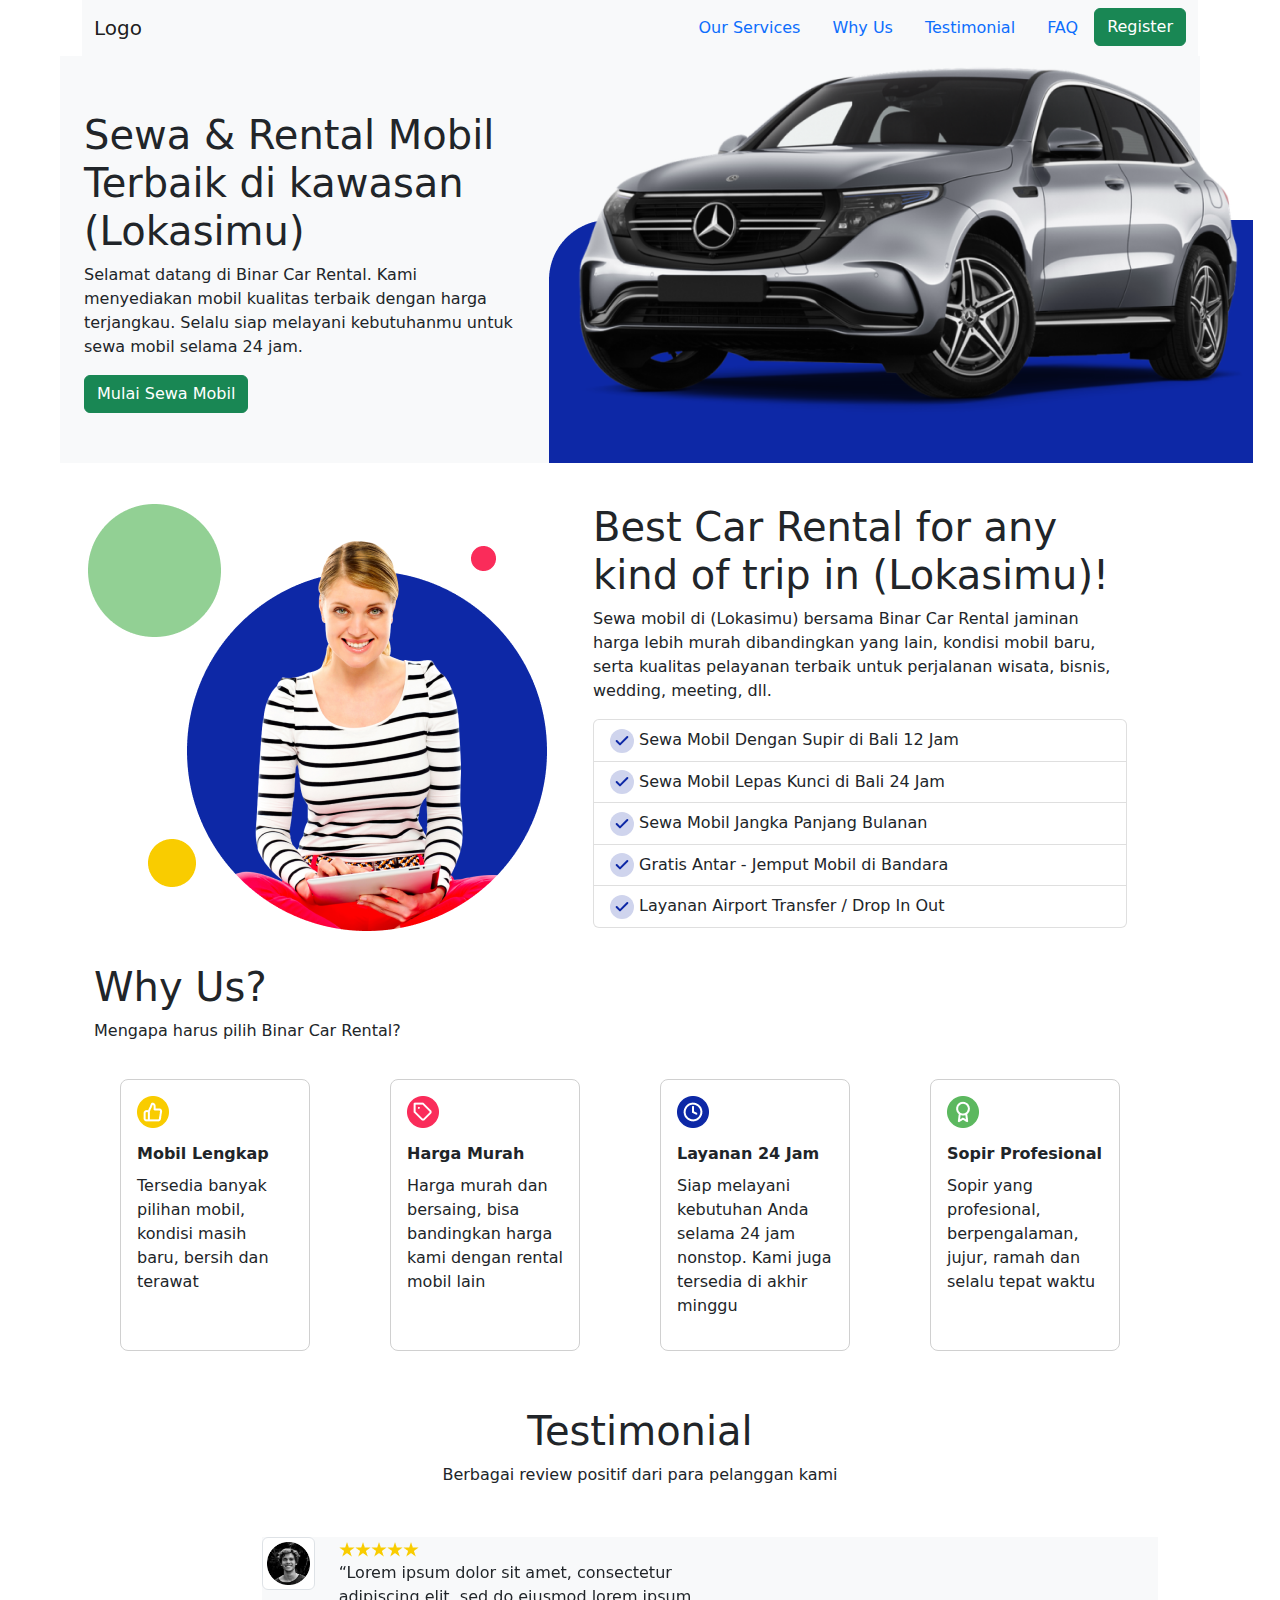
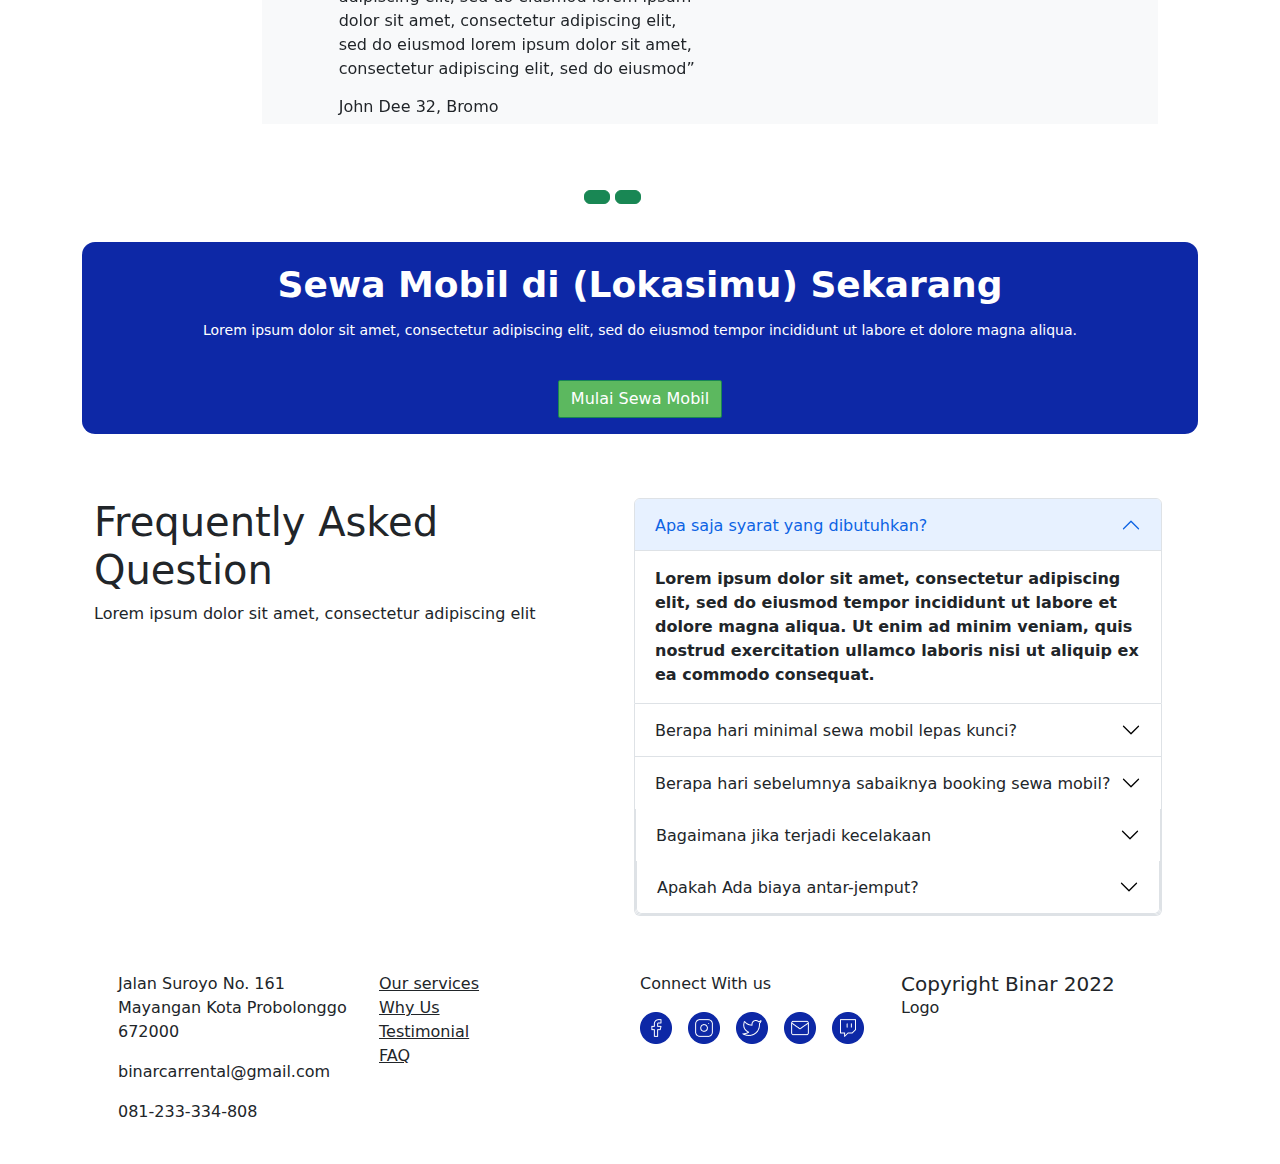
<file: Bootstrap/challange-bootstrap.html>
<!DOCTYPE html>
<html lang="en">
<head>
  <meta charset="UTF-8">
  <meta http-equiv="X-UA-Compatible" content="IE=edge">
  <meta name="viewport" content="width=device-width, initial-scale=1.0">
  <title>Document</title>
  <link rel="stylesheet" href="assets/css/bootstrap.css">
  <link rel="stylesheet" href="assets/css/styles.css">
</head>
<body>
  <header>
    <div class="container">
      <nav class="navbar navbar-expand-lg bg-light">
        <div class="container-fluid">
          <a class="navbar-brand" href="#">Logo</a>
          <ul class="nav justify-content-end text">
            <li class="nav-item">
              <a class="nav-link" aria-current="page" href="#">Our Services</a>
            </li>
            <li class="nav-item">
              <a class="nav-link" href="#">Why Us</a>
            </li>
            <li class="nav-item">
              <a class="nav-link" href="#">Testimonial</a>
            </li>
            <li class="nav-item">
              <a class="nav-link" href="#">FAQ</a>
            </li>
            <li class="nav-item">
              <button type="button" class="btn btn-success">Register</button>
            </li>
          </ul>
        </div>
    </div>
    </nav>
  </header>
  <div class="container bg-light row" id="lokasiMobil">
    <div class="col col-lg-5" id="textLokasiMobil">
      <h1>Sewa & Rental Mobil Terbaik di kawasan (Lokasimu)</h1>
      <p>Selamat datang di Binar Car Rental. Kami menyediakan mobil kualitas terbaik dengan harga terjangkau. Selalu
        siap melayani kebutuhanmu untuk sewa mobil selama 24 jam.</p>
      <button type="button" class="btn btn-success">Mulai Sewa Mobil</button>
    </div>
    <div class="col col-lg-1">
      <img src="assets/image/img_car.png" class="img" alt="Car">
    </div>
  </div>
  <div class="container row" id="lokasiMobilWanita">
    <div class="col col-lg-5">
      <img src="assets/image/happygirl.png" class="img align-self-center" alt="Best Car Rental">
    </div>
    <div class="col col-lg-6" id="tripLokasi">
      <h1>Best Car Rental for any kind of trip in (Lokasimu)!</h1>
      <p>Sewa mobil di (Lokasimu) bersama Binar Car Rental jaminan harga lebih murah dibandingkan yang lain, kondisi
        mobil baru, serta kualitas pelayanan terbaik untuk perjalanan wisata, bisnis, wedding, meeting, dll.</p>
      <ul class="list-group" id="borderless">
        <li class="list-group-item"><img src="assets/image/icon-checklist.svg" alt="Checklist"> Sewa Mobil Dengan Supir di Bali 12 Jam</li>
        <li class="list-group-item"><img src="assets/image/icon-checklist.svg" alt="Checklist"> Sewa Mobil Lepas Kunci di Bali 24 Jam</li>
        <li class="list-group-item"><img src="assets/image/icon-checklist.svg" alt="Checklist"> Sewa Mobil Jangka Panjang Bulanan</li>
        <li class="list-group-item"><img src="assets/image/icon-checklist.svg" alt="Checklist"> Gratis Antar - Jemput Mobil di Bandara</li>
        <li class="list-group-item"><img src="assets/image/icon-checklist.svg" alt="Checklist"> Layanan Airport Transfer / Drop In Out</li>
      </ul>
    </div>
  </div>
  <div class="container" id="whyus-col">
    <div class="container-fluid">
      <h1>Why Us?</h1>
      <p>Mengapa harus pilih Binar Car Rental?</p>
    </div>
    <div class="row">
      <div class="col-lg-2 col-md-6 mb-4"  id="kotakWhy">
        <img src="assets/image/icon_complete.png" class="img" alt="Mobil Lengkap">
        <h6>Mobil Lengkap</h6>
        <p>Tersedia banyak pilihan mobil, kondisi masih baru, bersih dan terawat</p>
      </div>
      <div class="col-lg-2 col-md-6 mb-4"  id="kotakWhy">
        <img src="assets/image/icon_price.png" class="img" alt="Harga Murah">
        <h6>Harga Murah</h6>
        <p>Harga murah dan bersaing, bisa bandingkan harga kami dengan rental mobil lain</p>
      </div>
      <div class="col-lg-2 col-md-6 mb-4"  id="kotakWhy">
        <img src="assets/image/icon_24hrs.png" class="img" alt="Layanan 24 Jam">
        <h6>Layanan 24 Jam</h6>
        <p>Siap melayani kebutuhan Anda selama 24 jam nonstop. Kami juga tersedia di akhir minggu</p>
      </div>
      <div class="col-lg-2 col-md-6 mb-4"  id="kotakWhy">
        <img src="assets/image/icon_professional.png" class="img" alt="Sopir Profesional">
        <h6>Sopir Profesional</h6>
        <p>Sopir yang profesional, berpengalaman, jujur, ramah dan selalu tepat waktu</p>
      </div>
    </div>
  </div>
  <div class="container" id="testimonial-col">
    <div class="justify-content-center">
      <div class="text-center">
        <h1>Testimonial</h1>
        <p>Berbagai review positif dari para pelanggan kami</p>
      </div>
      <div>
      <div id="carouselControls" class="carousel slide" data-bs-ride="carousel">
        <div class="carousel-inner bg-light">
          <div class="carousel-item active">
            <div class="row">
              <div class="col col-sm-1">
                <img src="assets/image/img_photo.png" class="img-fluid img-thumbnail" alt="Testi 1">
              </div>
              <div class="col col-md-5">
                <img src="assets/image/Rate.png" class="img-fluid" alt="star">
                <p>“Lorem ipsum dolor sit amet, consectetur adipiscing elit, sed do eiusmod lorem ipsum dolor sit amet,
                  consectetur adipiscing elit, sed do eiusmod lorem ipsum dolor sit amet, consectetur adipiscing elit,
                  sed do eiusmod”</p>
                <h6>John Dee 32, Bromo</h6>
              </div>
            </div>
          </div>
          <div class="carousel-item">
            <div class="row">
              <div class="col col-sm-1">
                <img src="assets/image/img_photo_1.png" class="img-fluid img-thumbnail" alt="Testi 2">
              </div>
              <div class="col col-md-5">
                <img src="assets/image/Rate.png" class="img-fluid" alt="star">
                <p>“Lorem ipsum dolor sit amet, consectetur adipiscing elit, sed do eiusmod lorem ipsum dolor sit amet,
                  consectetur adipiscing elit, sed do eiusmod lorem ipsum dolor sit amet, consectetur adipiscing elit,
                  sed do eiusmod”</p>
                <h6>John Dee 32, Bromo</h6>
              </div>
            </div>
          </div>
          <div class="carousel-item">
            <div class="row">
              <div class="col col-sm-1">
                <img src="assets/image/img_photo_2.jpg" class="img-fluid img-thumbnail" alt="Testi 3">
              </div>
              <div class="col col-md-5">
                <img src="assets/image/Rate.png" class="img-fluid" alt="star">
                <p>“Lorem ipsum dolor sit amet, consectetur adipiscing elit, sed do eiusmod lorem ipsum dolor sit amet,
                  consectetur adipiscing elit, sed do eiusmod lorem ipsum dolor sit amet, consectetur adipiscing elit,
                  sed do eiusmod”</p>
                <h6>John Dee 32, Bromo</h6>
              </div>
            </div>
          </div>
        </div>
      </div>
      </div>
    </div>
    <div class="container" id="buttonCarouselPrevNext">
      <button class="btn btn-success" type="button" data-bs-target="#carouselControls" data-bs-slide="prev">
        <i class="bi bi-arrow-left-short"></i>
      </button>
      <button class="btn btn-success" type="button" data-bs-target="#carouselControls" data-bs-slide="next">
        <i class="bi bi-arrow-right-short"></i>
      </button>
    </div>
    <div class="container" id="sewaMobil">
      <div class="col">
        <div class="text-center text-white">
          <h1>Sewa Mobil di (Lokasimu) Sekarang</h1>
          <p>Lorem ipsum dolor sit amet, consectetur adipiscing elit, sed do eiusmod tempor incididunt ut labore et
            dolore magna aliqua. </p>
          <button type="button" class="btn btn-success">Mulai Sewa Mobil</button>
        </div>
      </div>
    </div>
    <div class="container row" id="faq-col">
      <div class="col">
        <h1>Frequently Asked Question</h1>
        <p>Lorem ipsum dolor sit amet, consectetur adipiscing elit</p>
      </div>
      <div class="list-group col">
        <div class="accordion" id="accordionPanelsStayOpenExample">
          <div class="accordion-item">
            <h2 class="accordion-header" id="panelsStayOpen-headingOne">
              <button class="accordion-button" type="button" data-bs-toggle="collapse"
                data-bs-target="#panelsStayOpen-collapseOne" aria-expanded="true"
                aria-controls="panelsStayOpen-collapseOne">
                Apa saja syarat yang dibutuhkan?
              </button>
            </h2>
            <div id="panelsStayOpen-collapseOne" class="accordion-collapse collapse show"
              aria-labelledby="panelsStayOpen-headingOne">
              <div class="accordion-body">
                <strong>Lorem ipsum dolor sit amet, consectetur adipiscing elit, sed do eiusmod tempor incididunt ut
                  labore et dolore magna aliqua. Ut enim ad minim veniam, quis nostrud exercitation ullamco laboris nisi
                  ut aliquip ex ea commodo consequat.</strong>
              </div>
            </div>
          </div>
          <div class="accordion-item">
            <h2 class="accordion-header" id="panelsStayOpen-headingTwo">
              <button class="accordion-button collapsed" type="button" data-bs-toggle="collapse"
                data-bs-target="#panelsStayOpen-collapseTwo" aria-expanded="false"
                aria-controls="panelsStayOpen-collapseTwo">
                Berapa hari minimal sewa mobil lepas kunci?
              </button>
            </h2>
            <div id="panelsStayOpen-collapseTwo" class="accordion-collapse collapse"
              aria-labelledby="panelsStayOpen-headingTwo">
              <div class="accordion-body">
                <strong>Lorem ipsum dolor sit amet, consectetur adipiscing elit, sed do eiusmod tempor incididunt ut
                  labore et dolore magna aliqua. Ut enim ad minim veniam, quis nostrud exercitation ullamco laboris nisi
                  ut aliquip ex ea commodo consequat.</strong>
              </div>
            </div>
          </div>
          <div class="accordion-item">
            <h2 class="accordion-header" id="panelsStayOpen-headingThree">
              <button class="accordion-button collapsed" type="button" data-bs-toggle="collapse"
                data-bs-target="#panelsStayOpen-collapseThree" aria-expanded="false"
                aria-controls="panelsStayOpen-collapseThree">
                Berapa hari sebelumnya sabaiknya booking sewa mobil?
              </button>
            </h2>
            <div id="panelsStayOpen-collapseThree" class="accordion-collapse collapse"
              aria-labelledby="panelsStayOpen-headingThree">
              <div class="accordion-body">
                <strong>Lorem ipsum dolor sit amet, consectetur adipiscing elit, sed do eiusmod tempor incididunt ut
                  labore et dolore magna aliqua. Ut enim ad minim veniam, quis nostrud exercitation ullamco laboris nisi
                  ut aliquip ex ea commodo consequat.</strong>
              </div>
            </div>
            <div class="accordion-item">
              <h2 class="accordion-header" id="panelsStayOpen-headingFour">
                <button class="accordion-button collapsed" type="button" data-bs-toggle="collapse"
                  data-bs-target="#panelsStayOpen-collapseFour" aria-expanded="false"
                  aria-controls="panelsStayOpen-collapseFour">
                  Bagaimana jika terjadi kecelakaan
                </button>
              </h2>
              <div id="panelsStayOpen-collapseFour" class="accordion-collapse collapse"
                aria-labelledby="panelsStayOpen-headingFour">
                <div class="accordion-body">
                  <strong>Lorem ipsum dolor sit amet, consectetur adipiscing elit, sed do eiusmod tempor incididunt ut
                    labore et dolore magna aliqua. Ut enim ad minim veniam, quis nostrud exercitation ullamco laboris
                    nisi ut aliquip ex ea commodo consequat.</strong>
                </div>
              </div>
              <div class="accordion-item">
                <h2 class="accordion-header" id="panelsStayOpen-headingFive">
                  <button class="accordion-button collapsed" type="button" data-bs-toggle="collapse"
                    data-bs-target="#panelsStayOpen-collapseFive" aria-expanded="false"
                    aria-controls="panelsStayOpen-collapseFive">
                    Apakah Ada biaya antar-jemput?
                  </button>
                </h2>
                <div id="panelsStayOpen-collapseFive" class="accordion-collapse collapse"
                  aria-labelledby="panelsStayOpen-headingFive">
                  <div class="accordion-body">
                    <strong>Lorem ipsum dolor sit amet, consectetur adipiscing elit, sed do eiusmod tempor incididunt ut
                      labore et dolore magna aliqua. Ut enim ad minim veniam, quis nostrud exercitation ullamco laboris
                      nisi ut aliquip ex ea commodo consequat.</strong>
                  </div>
                </div>
              </div>
            </div>
          </div>
        </div>
      </div>
      <footer class="text-center text-lg-start" id="bawah-col">
        <div class="container p-4">
          <div class="row">
            <div class="col-lg-3 col-md-6 mb-4 mb-md-0">

              <ul class="list-unstyled mb-0">
                <li>
                  <p class="text-dark">Jalan Suroyo No. 161 Mayangan Kota Probolonggo 672000</p>
                </li>
                <li>
                  <p class="text-dark">binarcarrental@gmail.com</p>
                </li>
                <li>
                  <p class="text-dark">081-233-334-808</p>
                </li>
              </ul>
            </div>
            <div class="col-lg-3 col-md-6 mb-4 mb-md-0">
              <ul class="list-unstyled">
                <li>
                  <a href="#!" class="text-dark">Our services</a>
                </li>
                <li>
                  <a href="#!" class="text-dark">Why Us</a>
                </li>
                <li>
                  <a href="#!" class="text-dark">Testimonial</a>
                </li>
                <li>
                  <a href="#!" class="text-dark">FAQ</a>
                </li>
              </ul>
            </div>
            <div class="col-lg-3 col-md-6 mb-4 mb-md-0">
              <ul class="list-unstyled">
                <li>
                  <p class="text-dark">Connect With us</p>
                </li>
              </ul>
              <div>
                <img src="assets/image/list item.png" class="img-fluid" alt="seocial-media">
                <!-- <a href="" class="me-4 link-secondary">
                  <i class="bi bi-facebook"></i>
                </a>
                <a href="" class="me-4 link-secondary">
                  <i class="bi bi-twitter"></i>
                </a>
                <a href="" class="me-4 link-secondary">
                  <i class="bi bi-envelope"></i>
                </a>
                <a href="" class="me-4 link-secondary">
                  <i class="bi bi-instagram"></i>
                </a>
                <a href="" class="me-4 link-secondary">
                  <i class="bi bi-twitch"></i>
                </a> -->
              </div>
            </div>
            <div class="col-lg-3 col-md-6 mb-4 mb-md-0">
              <h5 class="mb-0">Copyright Binar 2022</h5>

              <ul class="list-unstyled">
                <li>
                  <a class="navbar-brand" href="#">Logo</a>
                </li>
            </div>
          </div>
        </div>
      </footer>
</body>
</file>
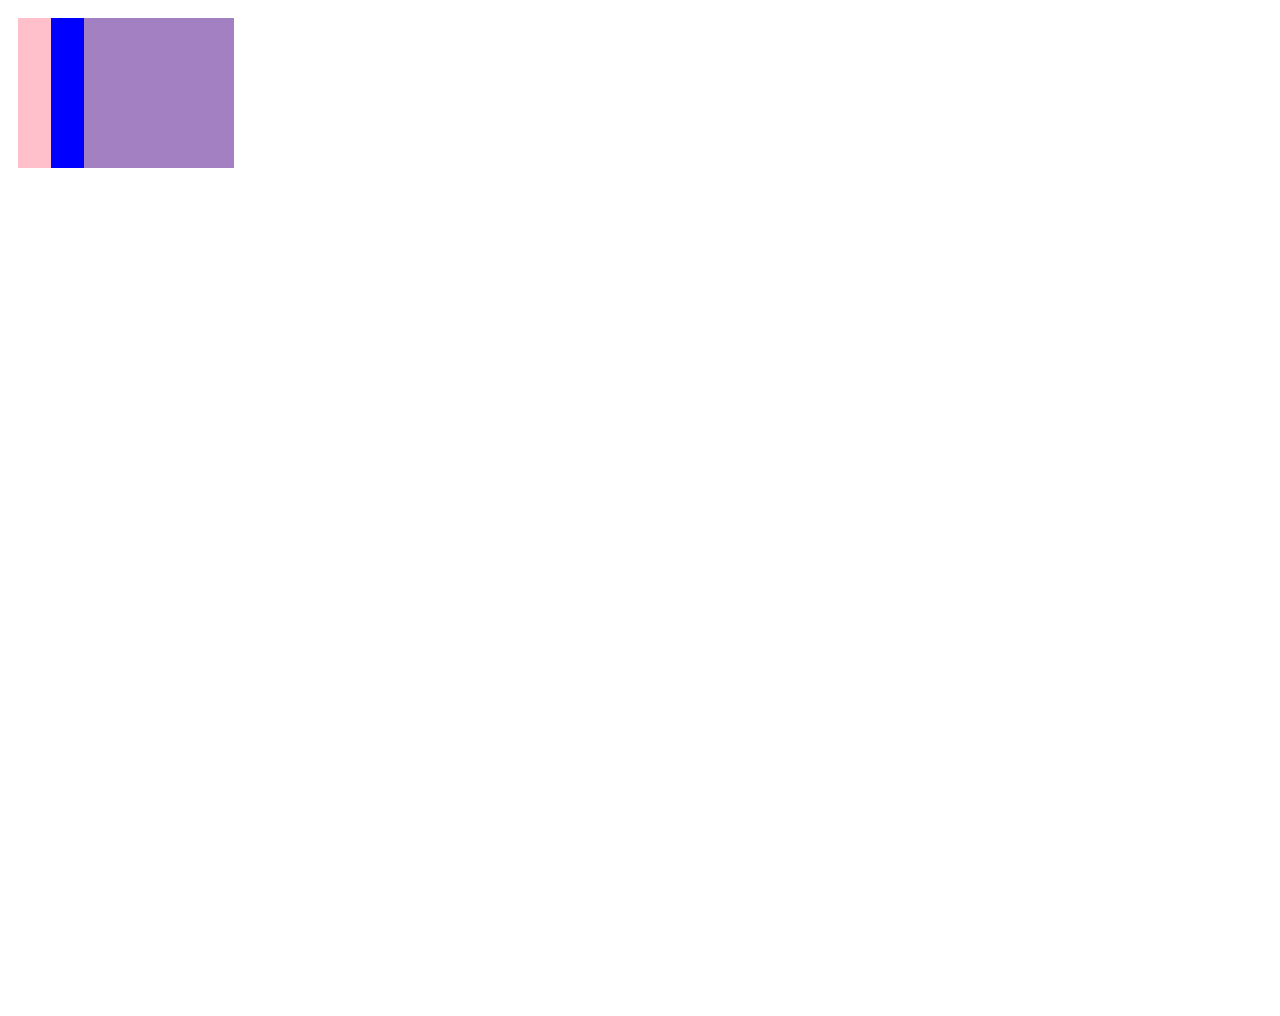
<file: CSS/position.html>
<!DOCTYPE html>
<html lang="en">
<head>
    <meta charset="UTF-8">
    <meta http-equiv="X-UA-Compatible" content="IE=edge">
    <meta name="viewport" content="width=device-width, initial-scale=1.0">
    <title>Document</title>
    <style>
        body {
            height: 1000px;
        }
        .kotak{
            /* width: 150px;*/
            width: 150px;
            height: 150px;
            background-color: pink;
            margin: 10px 10px;

        }
        .kotak:nth-child(2){
            background-color: blue; 

        }
        .kotak:nth-child(3){
            background-color: rgb(162, 128, 194);
        }
        section {
            display: grid;
            grid-template-columns: 33px 33px 33px;
        }
        @media screen  and (max-width: 300px){
            section {
                flex-direction: column;
            }
            .kotak {
                width: 100%;
                background-color: brown !important;
            }
        }
        @media screen and (max-width: 800px) {
            .kotak {
                background-color: black;
            }
        }
    </style>
</head>
<body>
    <section>
        <div class="kotak"></div>
        <div class="kotak"></div>
        <div class="kotak"></div>
    </section>
    
</body>
</html>
</file>
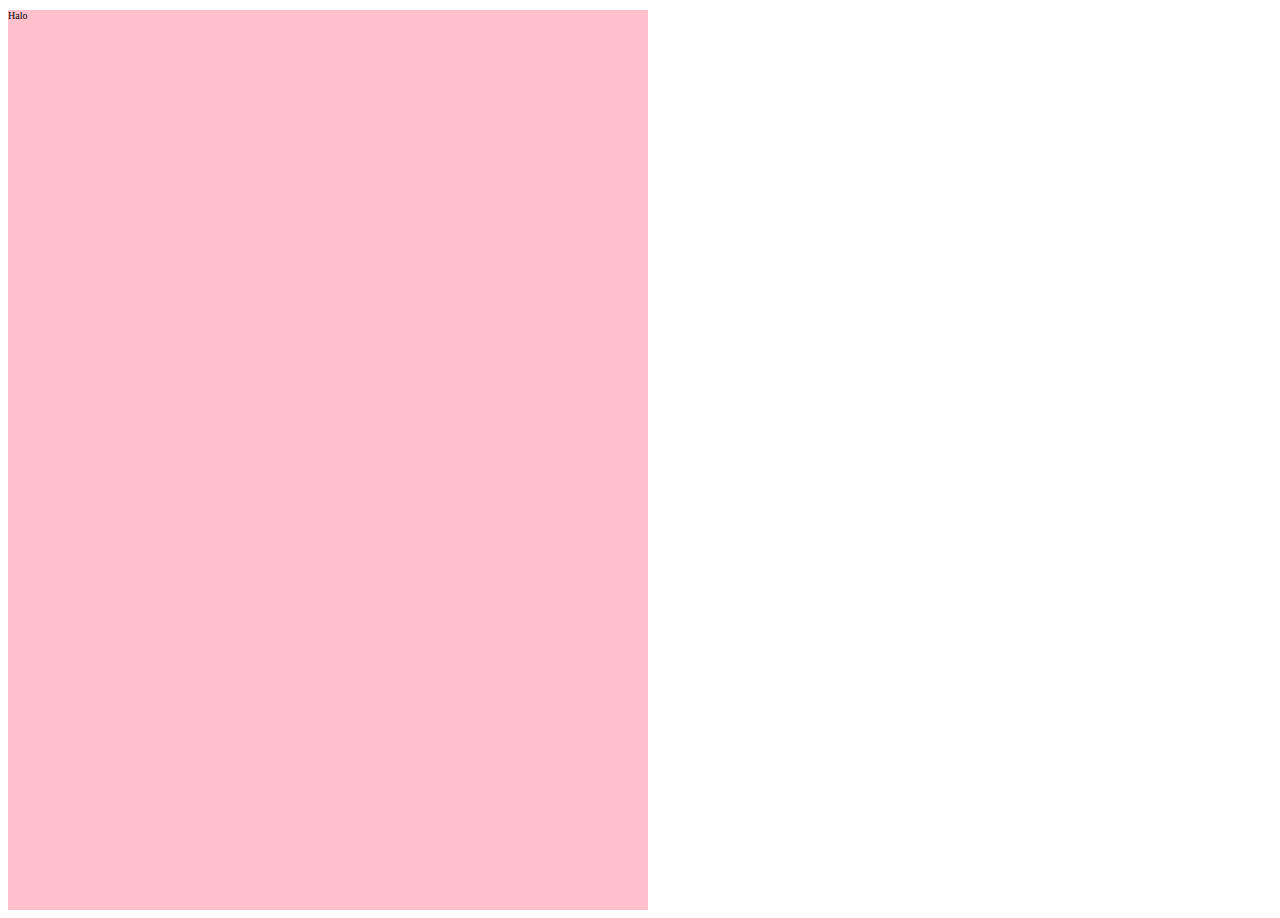
<file: CSS/unit.html>
<!DOCTYPE html>
<html lang="en">
<head>
    <meta charset="UTF-8">
    <meta http-equiv="X-UA-Compatible" content="IE=edge">
    <meta name="viewport" content="width=device-width, initial-scale=1.0">
    <title>Contoh unit</title>
    <style>

    html {
        font-size: 20px;
    }  
    .kotak {
        width: 50vw;
        height: 100vh;
        background-color: pink;
        font-size: 10px;
    }
    .kotak p {
        font-size: 1,5rem;
    }

    </style>
</head>
 <body>
    <div class="kotak">
        <p>Halo</p>
    </div>

</body>
</html>
</file>
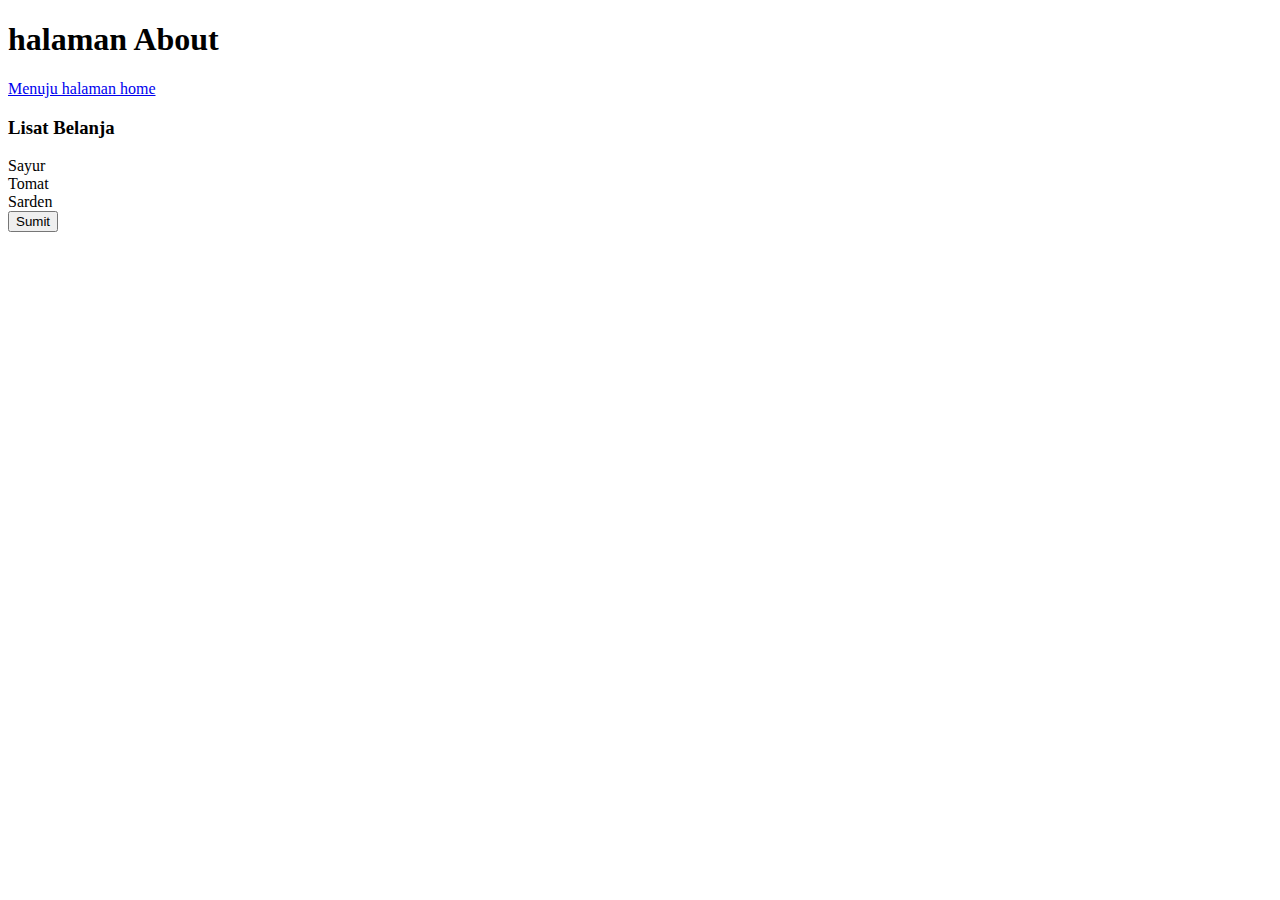
<file: HTML/about.html>
<!DOCTYPE html>
<html lang="en">
<head>
    <meta charset="UTF-8">
    <meta http-equiv="X-UA-Compatible" content="IE=edge">
    <meta name="viewport" content="width=device-width, initial-scale=1.0">
    <title>Document</title>
</head>
<body>
    <h1>halaman About</h1>
    <a href="belajar.html">Menuju halaman home</a>

    <h3>Lisat Belanja</h3>
    <ol type="a"></ol>
        <li>Sayur</li>
        <li>Tomat</li>
        <li>Sarden</li>
</ol>

<button>Sumit</button>

</body>
</html>
</file>
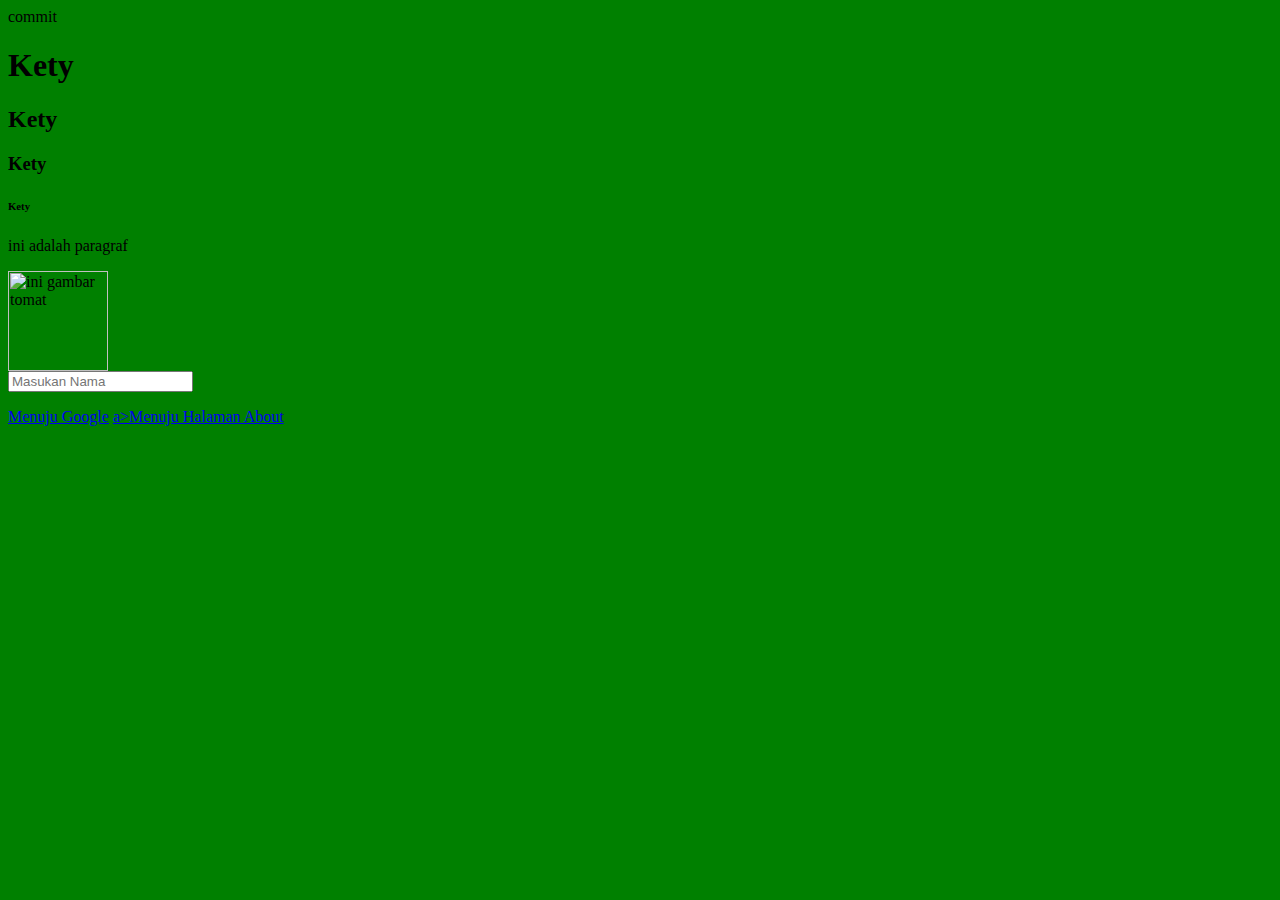
<file: HTML/belajar.html>
<!--
    TAG & ELEMENT

    TAG: Couple Tag & Single Tag
-->

<html>
    <Head>
        <title>Halaman Home</title>
    </Head>
    <body bgcolor="green">commit
        <h1>Kety</h1>
        <h2>Kety</h2>
        <h3>Kety</h3>
        <h6>Kety</h6>
        <p>ini adalah paragraf</p>
        <!--<img src="https://images.unsplash.com/photo-1662326736734-2a699e9a21d4?ixlib=rb-1.2.1&ixid=MnwxMjA3fDB8MHxwaG90by1wYWdlfHx8fGVufDB8fHx8&auto=format&fit=crop&w=774&q=80
        " alt="ini adalah gambar tomat"> -->
        <img scr="assets/images/tomat.avif" alt="ini gambar tomat" width="100" heigt="">
        <form>
            <input type="number" min="0" placeholder="Masukan Nama">
        </form>

        <a href="https://google.com" target="_blank">Menuju Google</a>
        <a href="about.html">a>Menuju Halaman About</a>


    <body>
</html>
</file>
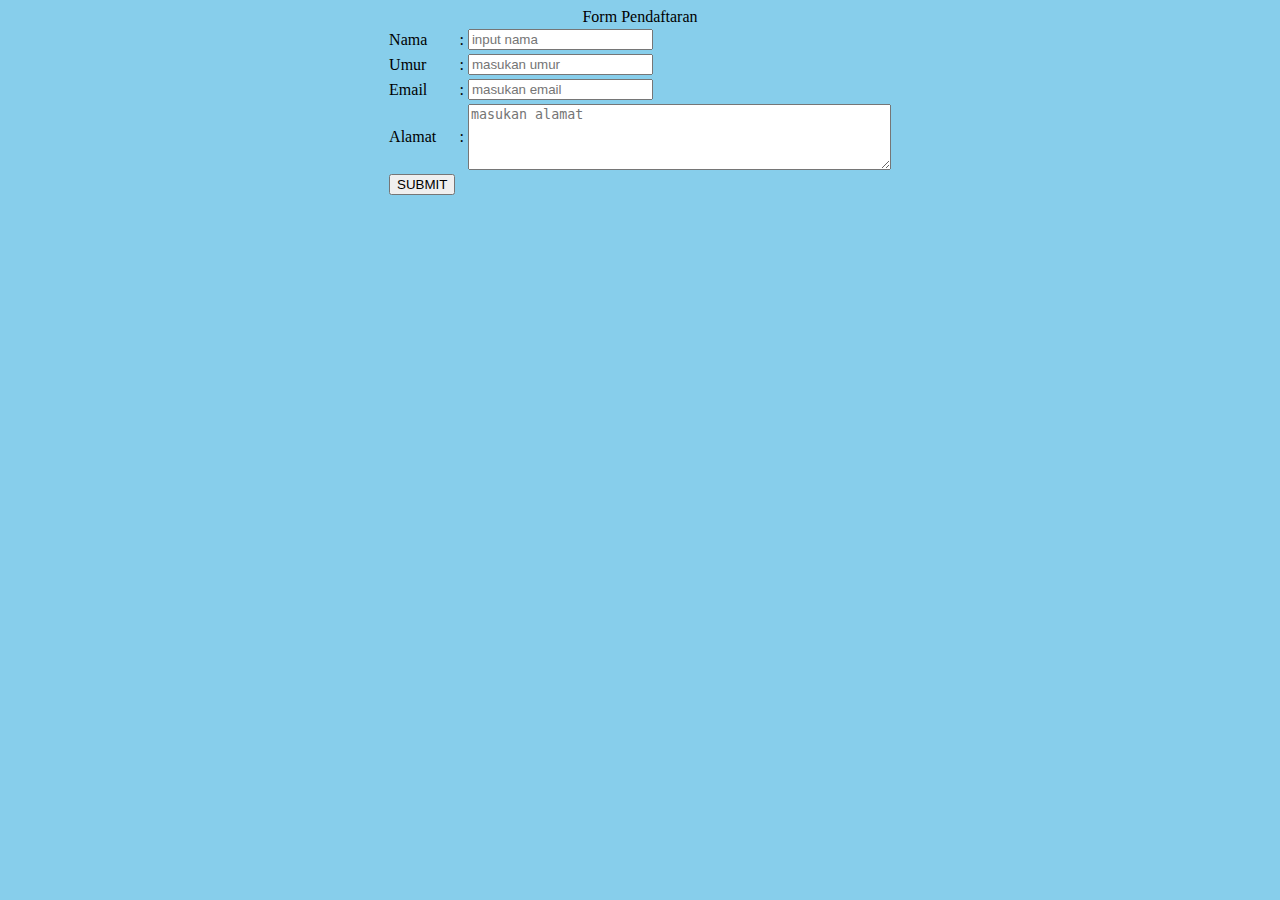
<file: HTML/challenge.html>
<title>Form Pendaftaran</title>
<html>
    <body bgcolor="skyblue"></body>
    <div align="Center"
    <h1>Form Pendaftaran</h1>
        <form action="belajar.html">
        <table>
            <tr>
                <td>Nama</td>
                <td>:</td>
                <td><input type="name" name="nama" placeholder="input nama" required/><br /></td>
            </tr>       

            <tr>
                <td>Umur</td>
                <td>:</td>
                <td><input type="number" name="umur" placeholder="masukan umur"/> 
            </tr>

            <tr>
                <td>Email</td>
                <td>:</td>
                <td><input type="email" name="email" placeholder="masukan email"/> 
            </tr>

            <tr>
                <td>Alamat</td>
                <td>:</td>
                <td><textarea name="alamat" rows="4" cols="50" placeholder="masukan alamat"></textarea> </td>
            </tr>

                      
            <tr>
                <td><input type="submit" name="submit" value="SUBMIT"/></td>
                <td></td>
                <td></td>
            </tr>

        </table>
        </form>
    </div>
    </body>
</html>
</file>
<file: challenge2/assets/styles/style.css>
body {
  margin: 0;
  padding: 0;
  font-family: Helvetica;
}
header {
  background-color: #f1f3ff;
  padding-top: 24px;
  max-width: fit-content;
}
nav {
  height: 36px;
  display: flex;
  justify-content: space-between;
  align-items: center;
  max-width: 1440px;
  margin: auto;
  margin-left: 136px;
  margin-right: 136px;
}
nav ul {
  list-style: none;
  display: flex;
  margin-right: 14px;
}
nav ul li {
  margin-right: 32px;
}
nav ul li a {
  text-decoration: none;
  color: #000000;
}
nav ul li a:hover {
  color: salmon;
}
nav ul li:last-child a {
  background: #5cb85f;
  padding: 8px 12px;
  border-radius: 2px;
  color: #ffffff;
}
nav ul li:last-child a:hover {
  background: #668cff;
}
nav .icon-menu {
  display: none;
}
nav .Logo {
  box-shadow: 0px 4px 4px rgba(0, 0, 0, 0.25);
}
.hero {
  display: flex;
  padding-top: 36px;
  max-width: 1440px;
  margin: 0;
  /* margin-left: 136px; */
}
.hero .hero-text {
  display: flex;
  flex-direction: column;
  justify-content: center;
  /* margin: auto; */
  margin-left: 136px;
}
.hero .hero-text h1 {
  font-size: 36px;
  /* margin: 0; */
  font-weight: 700;
  margin-top: -50px;
  line-height: 150%;
}
.hero .hero-text p {
  font-weight: 300;
  font-size: 14px;
  line-height: 20px;
  margin-right: 128px;
}
.hero .hero-text a {
  width: fit-content;
  height: fit-content;
  text-decoration: none;
  background: #5cb85f;
  padding: 8px 12px;
  border-radius: 2px;
  color: #ffffff;
}
.hero .hero-text a:hover {
  background: #668cff;
}
.services {
  max-width: 1440px;
  padding-right: 206px;
  margin: auto;
  margin-top: 104px;
  display: flex;
}
.services .services-img {
  margin-left: 206px;
  margin-right: 100px;
}
.services .services-text h1 {
  line-height: 36px;
  font-size: 24px;
  width: 100%;
}
.services .services-text p {
  font-weight: 300;
  font-size: 14px;
  line-height: 20px;
  width: 105%;
}
.services .services-text div {
  display: flex;
  margin-top: 16px;
  align-items: center;
}
.services .services-text div p {
  margin: 0;
}
.services .services-text img {
  margin-right: 16px;
}
.benefit {
  max-width: 1440px;
  margin: auto;
  margin-top: 100px;
  padding-left: 136px;
}
.benefit h1 {
  font-size: 24px;
}
.benefit p {
  font-weight: 300;
}
.benefit .wrapper-card {
  display: flex;
  margin-top: 40px;
}
.benefit .wrapper-card .card {
  padding: 24px;
  border: 1px solid #d0d0d0;
  border-radius: 8px;
  margin-right: 32px;
  width: 268px;
}
.benefit .wrapper-card .card h1 {
  margin: 16px 0;
  font-size: 16px;
}
.benefit .wrapper-card .card p {
  line-height: 20px;
}
.testimony {
  max-width: 1440px;
  margin: auto;
  margin-top: 100px;
}
.testimony > h1,
.testimony > p {
  text-align: center;
}
.testimony .wrapper-slide {
  display: flex;
  margin-top: 40px;
  width: fit-content;
  margin-left: -320px;
}
.testimony .wrapper-slide .slide {
  width: 619px;
  border-radius: 8px;
  background: #f1f3ff;
  padding: 68px 32px 68px 46px;
  box-shadow: 0px 0px 4px rgba(0, 0, 0, 0.15);
  display: flex;
  align-items: center;
  margin-right: 32px;
}
.testimony .wrapper-slide .slide .slide-image {
  margin-right: 46px;
}
.testimony .wrapper-slide .slide .slide-text p {
  margin: 8px 0;
  font-weight: 300;
  line-height: 20px;
  width: 95%;
}
.testimony .wrapper-slide .slide .slide-text .text-name {
  font-weight: 400;
}
.testimony .wrap-arrow {
  margin: auto;
  display: flex;
  justify-content: center;
  margin-top: 24px;
}
.testimony .wrap-arrow div {
  width: 32px;
  height: 32px;
  border-radius: 50%;
}
.testimony .wrap-arrow div:first-child {
  background: #ffffff;
  border: 1px solid #c4c4c4;
  margin-right: 24px;
}
.testimony .wrap-arrow div:last-child {
  background: #5cb85f;
}
.banner {
  /* max-width: 1440px; */
  width: 1168px;
  background: #0d28a6;
  border-radius: 13px;
  margin-top: 100px;
  margin-left: 136px;
  margin-right: 136px;
  padding: 64px 0 64px 0;
}
.banner .banner-box h1 {
  font-weight: 700;
  font-size: 36px;
  text-align: center;
  color: #ffffff;
  margin-bottom: 16px;
}
.banner .banner-box p {
  width: 45%;
  text-align: center;
  color: #ffffff;
  margin: auto;
  margin-bottom: 52px;
}
.banner .banner-box .banner-button {
  width: fit-content;
  height: fit-content;
  margin: 0 auto;
}
.banner .banner-box .banner-button a {
  /* width: fit-content; */
  /* height: fit-content; */
  text-decoration: none;
  background: #5cb85f;
  padding: 8px 12px;
  border-radius: 2px;
  color: #ffffff;
  /* margin: auto; */
}
.banner .banner-box .banner-button a:hover {
  background: #668cff;
}
.faq {
  max-width: 1440px;
  width: 1168px;
  margin: auto;
  margin-top: 100px;
  padding: 0 136px 0 136px;
  display: flex;
}
/* .faq .faq-header {
  margin-right: 132px;
} */
.faq .faq-header h1 {
  font-weight: 700;
  font-size: 24px;
  line-height: 36px;
  margin-bottom: 16px;
}
.faq .faq-header p {
  margin-top: 16px;
}
.faq .faq-list {
  margin: auto;
  margin-right: 0;
  justify-content: flex-end;
}
.faq .faq-list .faq-element {
  display: flex;
  margin-top: 16px;
  align-items: center;
  width: 668px;
  border: 1px solid #d4d4d4;
  border-radius: 4px;
  padding-left: 24px;
  /* padding-right: 24px; */
}
/* .faq .faq-list .faq-element p {
  margin: auto;
  margin-left: 24px;
} */
.faq .faq-list .faq-element img {
  margin: auto;
  margin-right: 24px;
}
.footer {
  max-width: 1440px;
  width: 1168px;
  margin: auto;
  margin-top: 150px;
  display: flex;
}
.footer .contact-us {
  margin-right: 86px;
  width: 28%;
}
.footer .links {
  margin-right: 86px;
}
.footer .links ul {
  list-style: none;
}
.footer .links p a {
  text-decoration: none;
  color: #000000;
}
.footer .links p a:hover {
  color: salmon;
}
.footer .connect-us {
  margin-right: 86px;
}
.footer .connect-us ul {
  list-style: none;
  display: flex;
  margin: 16px auto;
  padding: 0;
}
.footer .connect-us ul li {
  margin-right: 16px;
}
@media screen and (max-width: 500px) {
  header {
    padding-left: 16px;
    /* width: 100%; */
  }
  nav {
    margin-left: 16px;
    margin-right: 16px;
    margin-bottom: 32px;
  }
  nav ul {
    display: none;
  }
  nav .icon-menu {
    display: block;
  }
  .hero,
  .services,
  .benefit .wrapper-card {
    flex-direction: column;
  }
  .hero .hero-img img,
  .services,
  .services .services-img img {
    width: 100%;
  }
  .hero .hero-text {
    margin: auto;
    margin-left: 16px;
    margin-right: 16px;
  }
  .services .services-img {
    margin: auto;
    margin-left: 54px;
    margin-right: 54px;
  }
  .services .services-text {
    margin-left: 16px;
    margin-right: 16px;
  }
  .benefit {
    padding: 0;
    margin-left: 16px;
    margin-right: 16px;
  }
  .benefit > h1,
  .benefit > p {
    text-align: center;
  }
  .benefit .wrapper-card {
    gap: 16px;
    flex-direction: column;
  }
  .benefit .wrapper-card .card {
    width: fit-content;
    /* flex-direction: column; */
    margin-left: 16px;
    margin-right: 16px;
  }
  .testimony .wrapper-slide {
    gap: 24px;
    margin-left: 0;
  }
  .testimony .wrapper-slide .slide {
    width: 100%;
    flex-direction: column;
    margin-left: 16px;
    margin-right: 16px;
  }
  /* .testimony .wrapper-slide .slide .slide-text {
    justify-items: center;
    align-items: center;
  } */
  .testimony .slide .wrap-stars {
    margin-left: 90px;
  }
  .testimony .slide:not(:last-child) {
    display: none;
  }
  .banner {
    width: 100%;
    margin-left: 16px;
    margin-right: 16px;
  }
  .faq {
    flex-direction: column;
    width: 100%;
    margin-left: 16px;
    margin-right: 16px;
    padding: 0;
  }
  .faq .faq-list .faq-element {
    width: 100%;
  }
  .footer {
    flex-direction: column;
    margin-left: 16px;
  }
}
</file>
<file: CSS/assets/styles/index.css>
/*

margin -> mengatur jarak antara element (Luar)
padding -> mengatur jarak dalam elemet (dalam)

*/

@font-face {
    font-family: "combo";
    src: url(../Fonts/Combo-Regular.ttf);
}

h1 {
    font-family:"combo";
}




.paragraf-pertama{
    color: slategray;
    background-color: skyblue;
}
#paragraf-kedua{
    color: salmon;
}


.wrapper-card{
    display: flex;
    justify-content: center;
}

.card{
    display: flex;
    width: 100px;
    height: 100px;
    background-color: lavender;
    padding: 10px;
    margin-right: 20px;
    justify-content: center;
    align-items: center;
}

.card .p {
    justify-content: center;
}


.Kotak {
    width: 100px;
    height: 100px;
    background-color: salmon;
    animation: bounce 1s infinite;
}
@keyframes bounce {
    0% {
    margin-top: -20px;
    }
    50% {
    margin-top: 10px;
    border-radius: 50%;
    }
    100% {
    margin-top: -20px;
    }
}
</file>
<file: Bootstrap/assets/css/styles.css>
#sewaMobil {
    background: #0D28A6;
    border-radius: 13px;
    padding: 16px;
    margin-top: 34px;
}

#sewaMobil h1 {
    font-weight: 700;
    font-size: 36px;
    line-height: 150%;
}

#sewaMobil p {
    font-weight: 300;
    font-size: 14px;
    line-height: 20px;
}

#sewaMobil button {
    background: #5CB85F;
    border-radius: 2px;
    margin-top: 24px;
}

#buttonCarouselPrevNext {
    color: #5CB85F;
    border-radius: 50%;
    margin-top: 30px;
    justify-content: center;
    padding-left: 45%;
}

#kotakWhy {
    border: 1px solid #D0D0D0;
    border-radius: 8px;
    padding: 16px;
    margin-right: 30px;
    margin-left: 50px;
    margin-top: 20px;
}

#kotakWhy h6 {
    font-weight: 700;
    font-size: 16px;
    line-height: 24px;
    margin-top: 14px;
}

#lokasiMobil{
    margin-left: 60px;
}

#faq-col{
    margin-top: 64px;
}

#bawah-col{
    margin-top: 32px;
}

#testimonial-col{
    margin-top: 32px;
}

#whyus-col{
    margin-top: 32px;
}

#carouselControls{
    /* border: 1px solid #D0D0D0; */
    border-color:#F1F3FF;
    border-radius: 8px;
    margin-top: 40px;
    padding-top: 10px;
    padding-left: 180px;
    padding-right: 40px;
    padding-bottom: 30px;
}

#borderless{
    border: none;
}

#tripLokasi{
    margin-left: 40px;
}

#textLokasiMobil{
    margin-top: 55px;
}

#lokasiMobilWanita{
    margin-top: 40px;
    margin-left: 64px;
}
</file>
